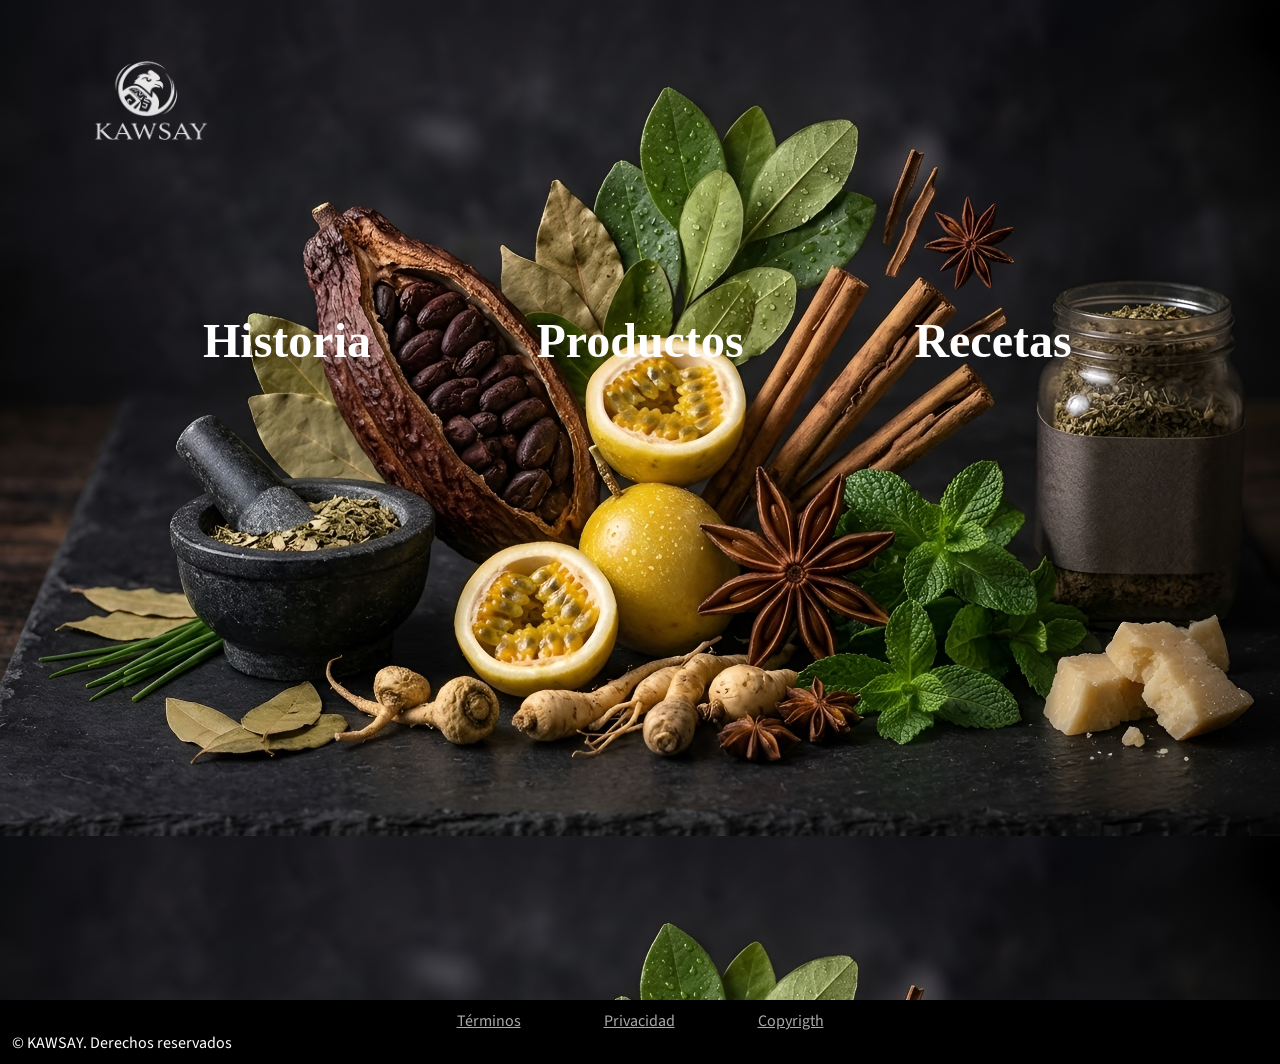
<file: index.html>
<!DOCTYPE html>
<html lang="en">
<head>
    <meta charset="UTF-8">
    <meta name="viewport" content="width=device-width, initial-scale=1.0">
    <title>KAWSAY</title>
    <link rel="stylesheet" href="styles.css">
    <link rel="stylesheet" href="https://fonts.googleapis.com/css?family=Kaushan+Script|Playfair+Display|Source+Sans+Pro">
</head>
<body>
    <div id="main-container">
    <div id="main-section">
            <div id="logo">
                <a href="#"><img src="logo.png" alt="" width="120"></a>
            </div>

            <div id="menu">
                <ul>
                    <li>
                        <a href="historia.html">
                            <div>
                                <h2>Historia</h2>
                                <h3>¿Estás listo para conocer el último secreto?</h3>
                                <p>
                                    <a href="historia.html" class="btn btn-vrd">VER</a>
                                </p>
                            </div>
                        </a>
                    </li>

                    <li>
                        <a href="productos.html">
                            <div>
                                <h2>Productos</h2>
                                <h3>Sorpréndete con lo que tenemos para tí</h3>
                                <p>
                                    <a href="productos.html" class="btn btn-vrd">VER</a>
                                </p>
                            </div>
                        </a>
                    </li>

                    <li>
                        <a href="recetas.html">
                            <div>
                                <h2>Recetas</h2>
                                <h3>Añade un nuevo sabor a tu cocina</h3>
                                <p>
                                    <a href="recetas.html" class="btn btn-vrd">VER</a>
                                </p>
                            </div>
                        </a>
                    </li>
                </ul>
            </div>
        </div>

        <div id="footer">
            <ul>
                <li> <a href="terminos.html">Términos</a> </li>
                <li> <a href="privacidad.html">Privacidad</a> </li>
                <li> <a href="copy.html">Copyrigth</a> </li>
            </ul>

            <div id="derechos">
                © KAWSAY. Derechos reservados
            </div>
        </div>
    </div>
</body>
</html>
</file>
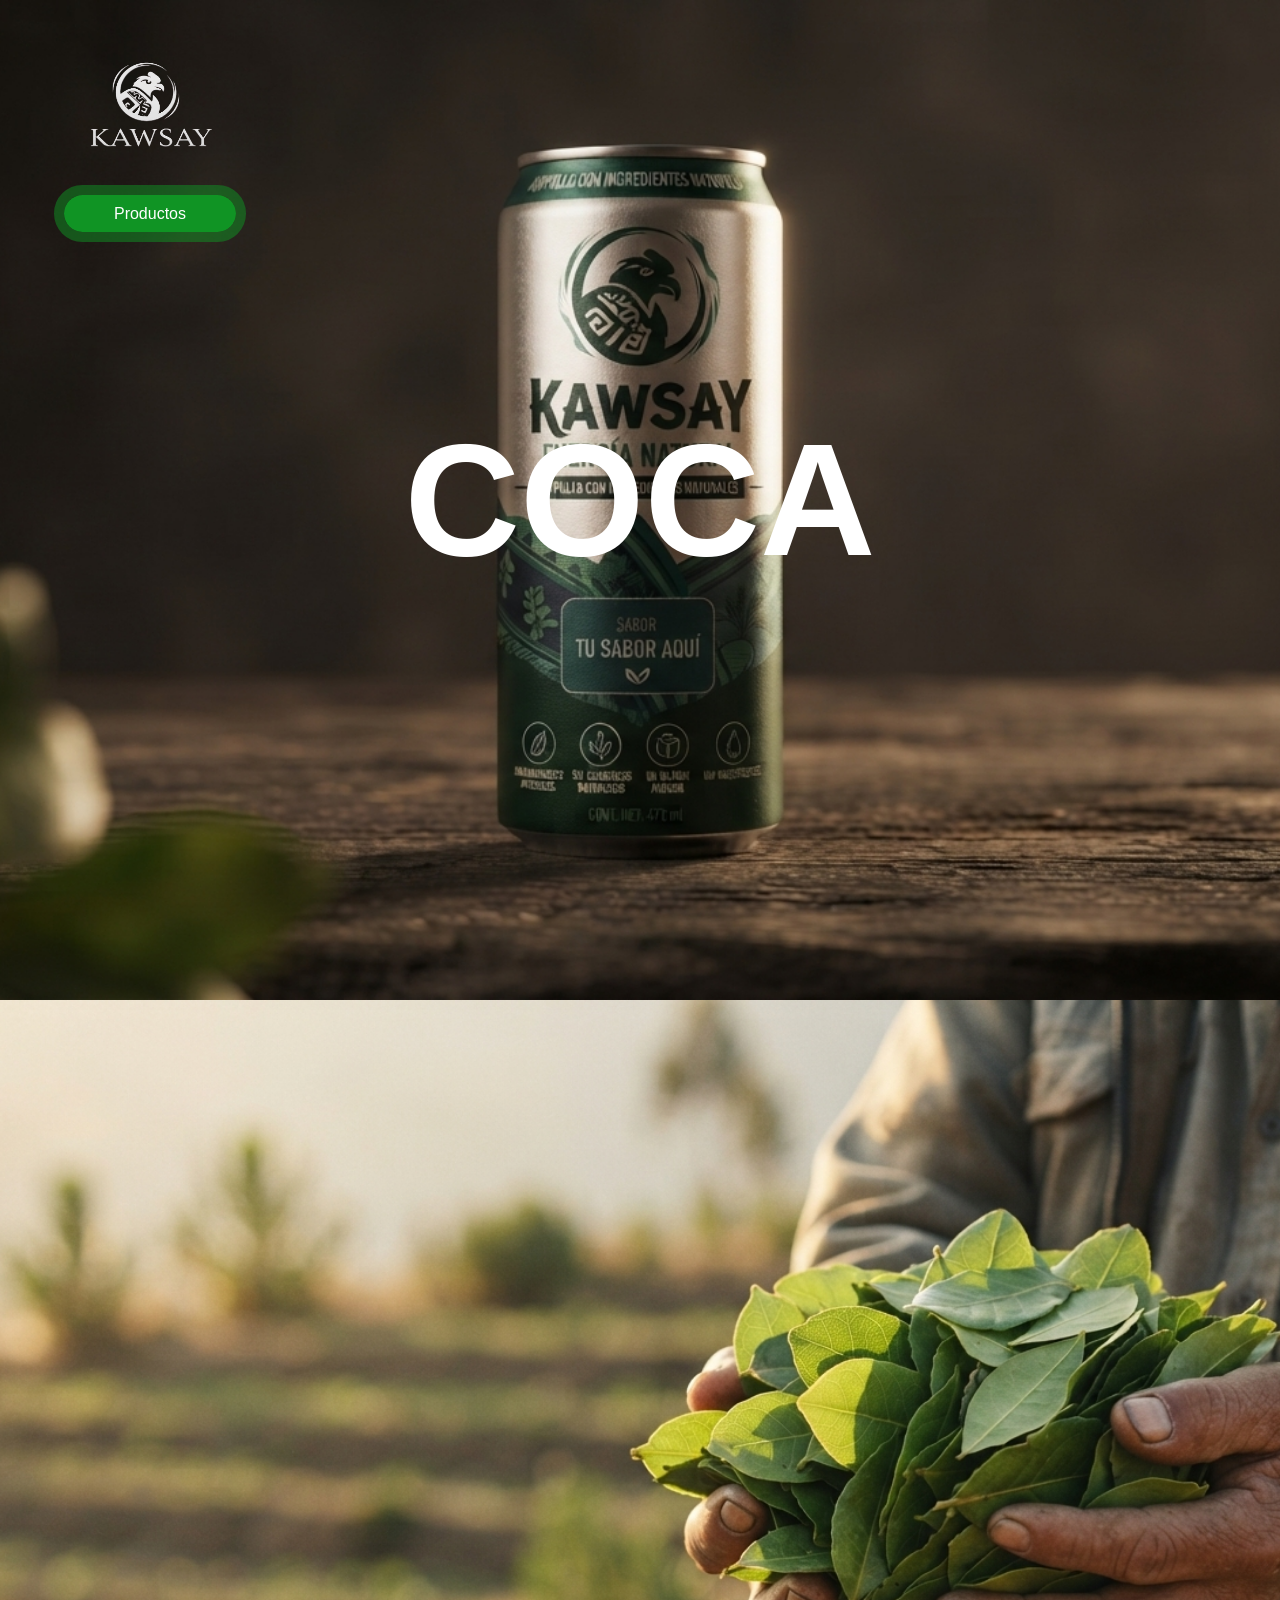
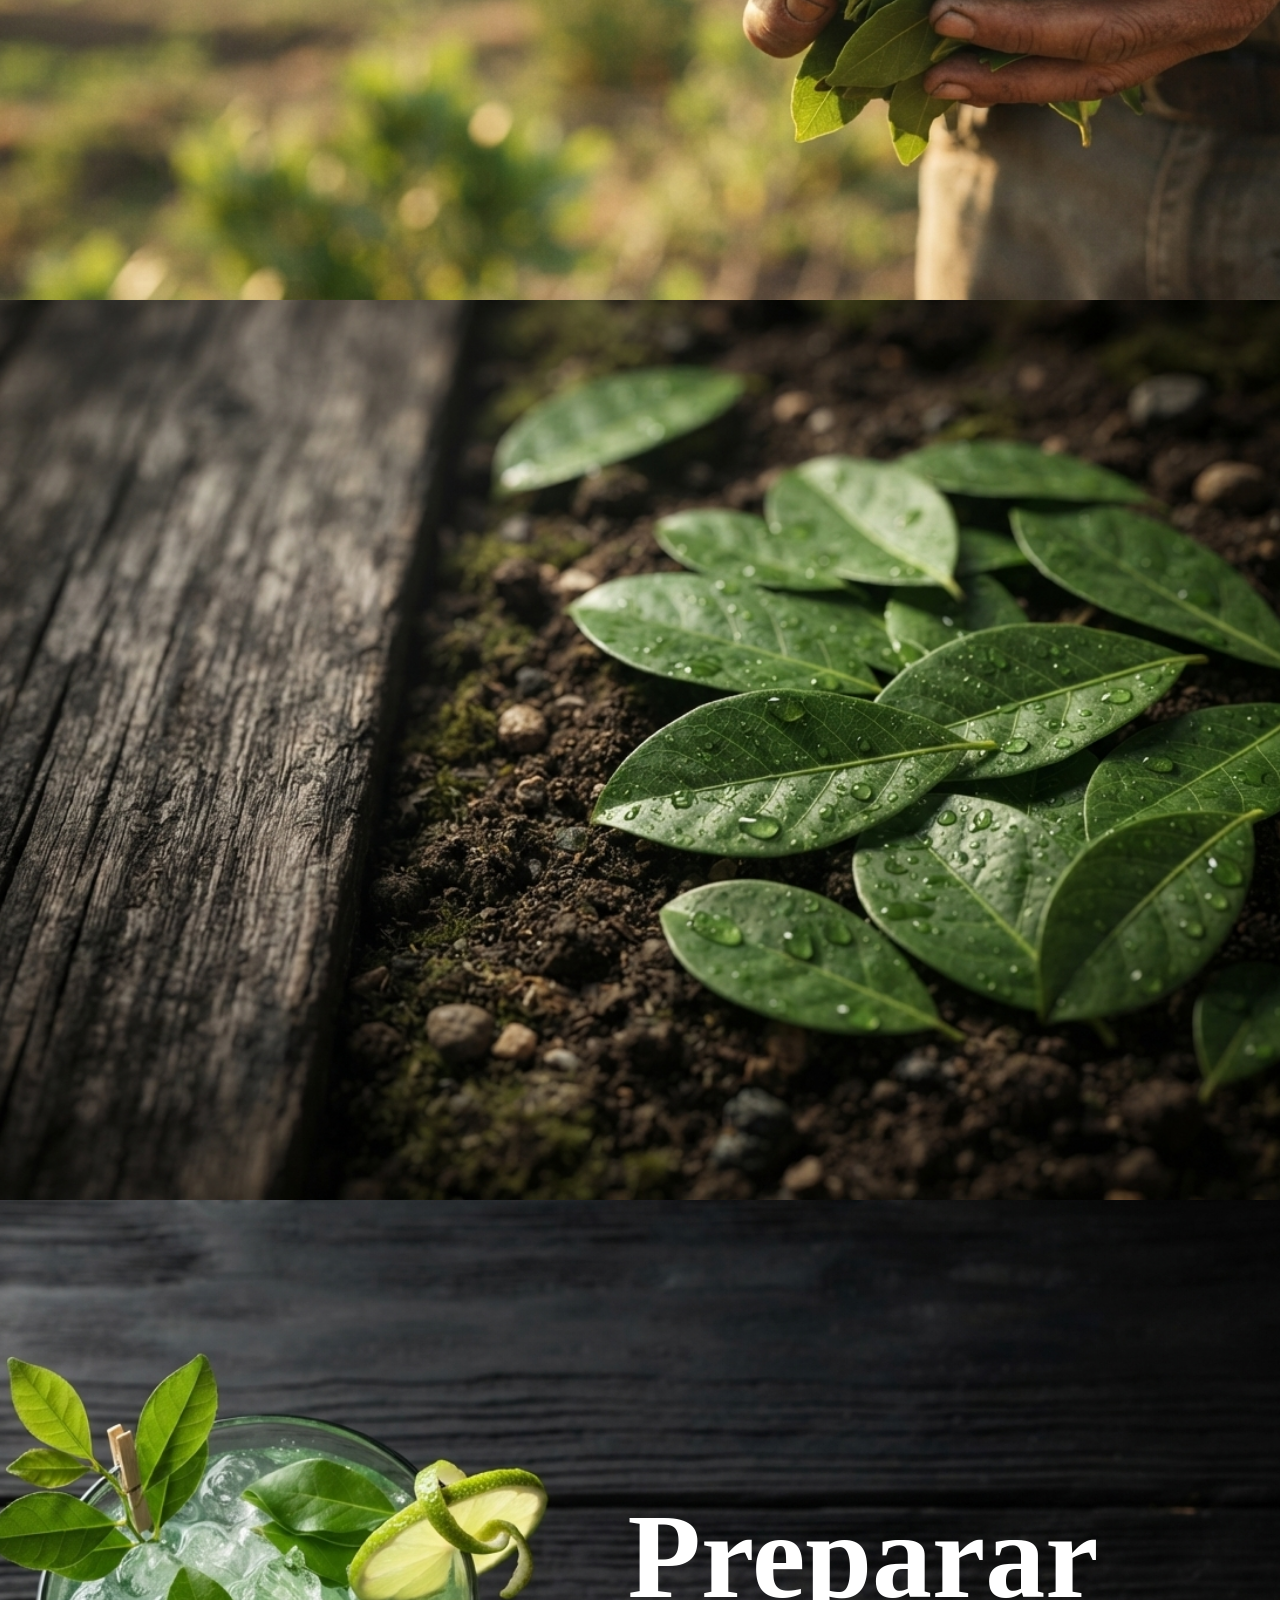
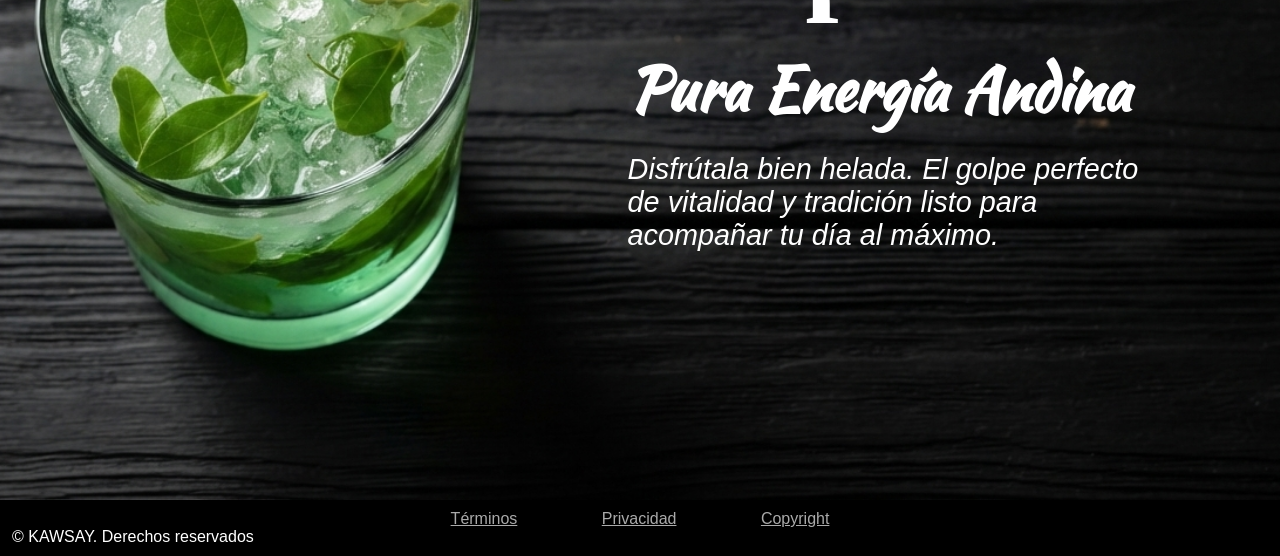
<file: coca.html>
<!DOCTYPE html>
<html lang="es">
<head>
    <meta charset="UTF-8">
    <meta name="viewport" content="width=device-width, initial-scale=1.0">
    <title>KAWSAY - Coca</title>

    <link rel="stylesheet" href="https://fonts.googleapis.com/css?family=Kaushan+Script|Playfair+Display&display=swap">

    <link rel="stylesheet" href="styles.css">
    <link rel="stylesheet" href="productos.css">
</head>
<body>
    <div id="main-container">
        <div id="productos-section" class="bg-coca">
            <div id="logo">
                <a href="index.html"><img src="logo.png" alt="Logo Kawsay"></a>
                <div id="back">
                    <a href="productos.html" class="btn btn-vrd">Productos</a>
                </div>
            </div>

            <div class="productos-titulo">
                <h1>COCA</h1>
            </div>
        </div>
        
        <div class="productos-content">
            <section id="coca01-content">
                <div class="description align-left">
                    <h2>100%</h2>
                    <h3>Natural</h3>
                    <p>Sagrado por naturaleza: aquí solo mandan el sol de los Andes y el viento puro.</p>
                </div>
            </section>

            <section id="coca02-content">
                <div class="description align-left">
                    <h2>563</h2>
                    <h3>Hojas de coca</h3>
                    <p>La energía pura de la hoja sagrada. Tradición milenaria combinada con frescura para impulsarte al máximo rendimiento.</p>
                </div>
            </section>

            <section id="coca03-content">
                <div class="description align-right">
                    <h2>Preparar</h2>
                    <h3>Pura Energía Andina</h3>
                    <p>Disfrútala bien helada. El golpe perfecto de vitalidad y tradición listo para acompañar tu día al máximo.</p>
                </div>
            </section>
        </div>

        <div id="footer">
            <ul>
                <li><a href="terminos.html">Términos</a></li>
                <li><a href="privacidad.html">Privacidad</a></li>
                <li><a href="copy.html">Copyright</a></li>
            </ul>

            <div id="derechos">
                © KAWSAY. Derechos reservados
            </div>
        </div>
    </div>
</body>
</html>
</file>
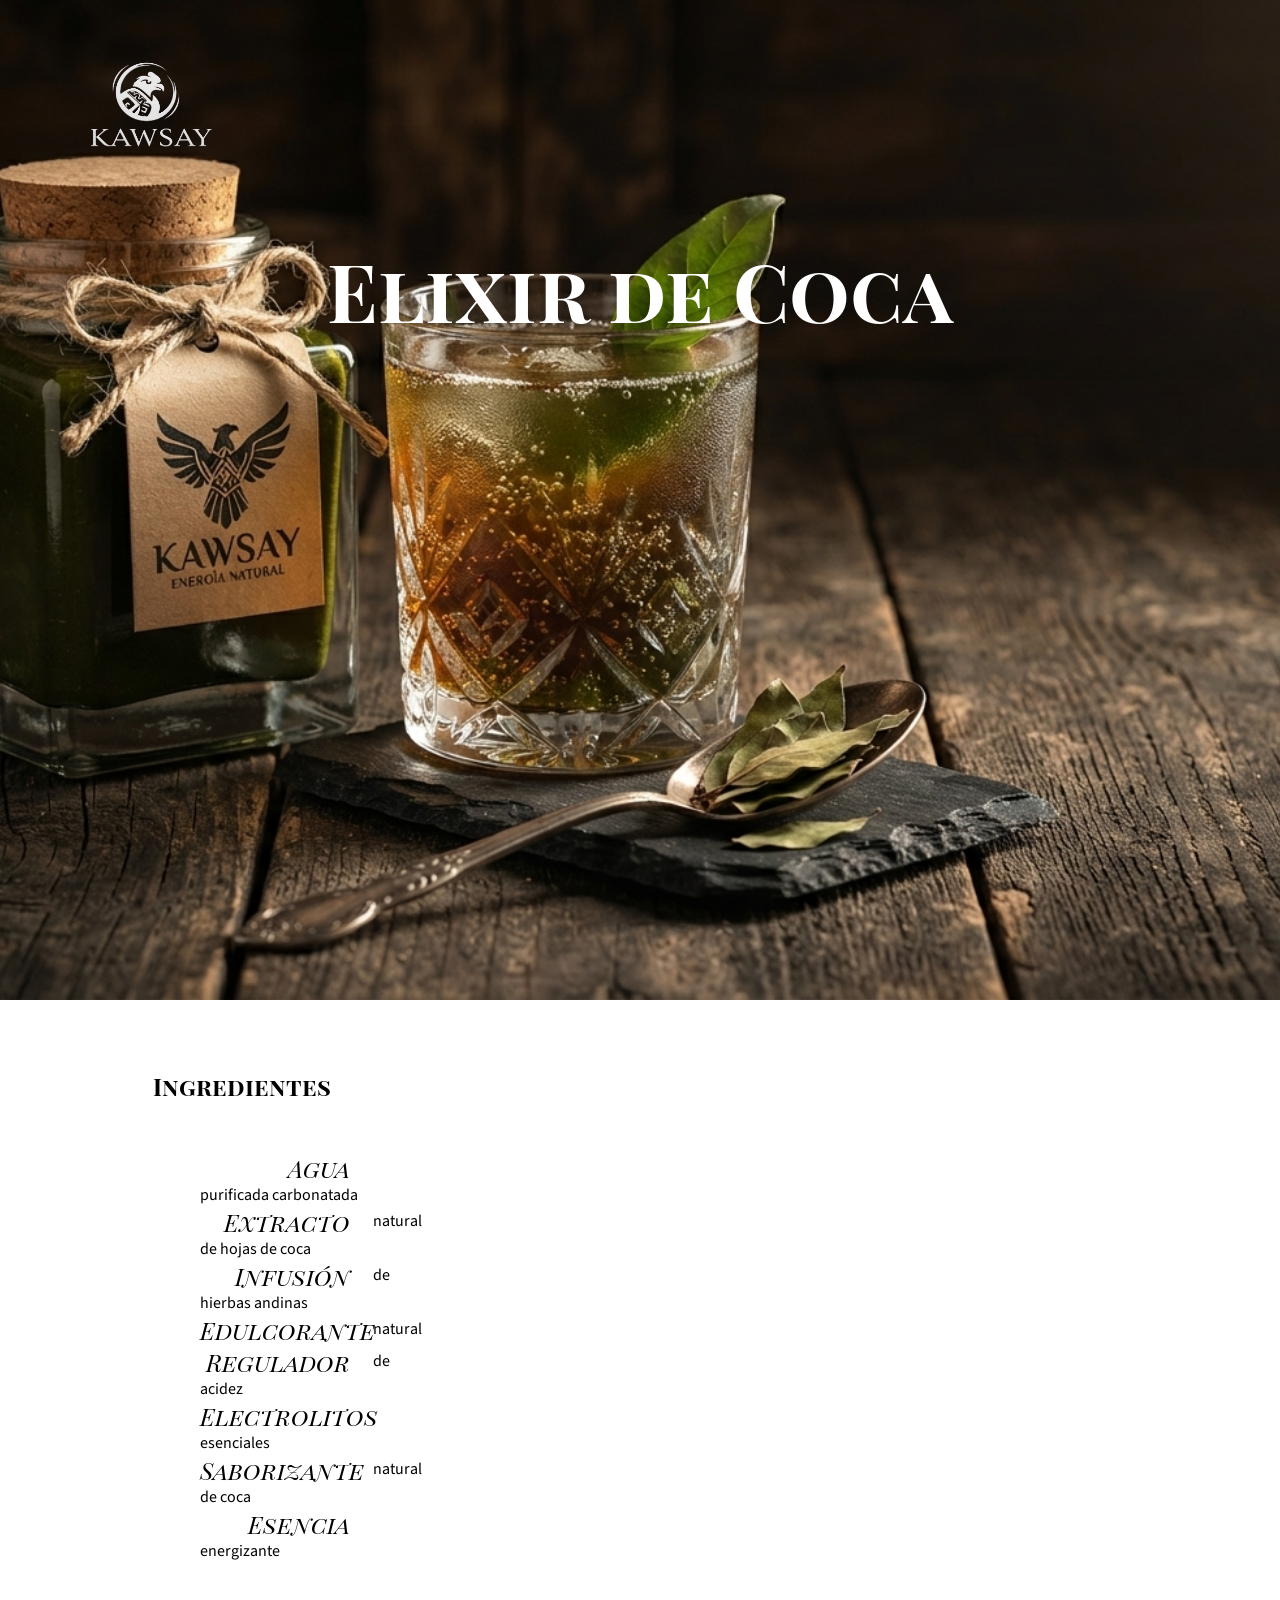
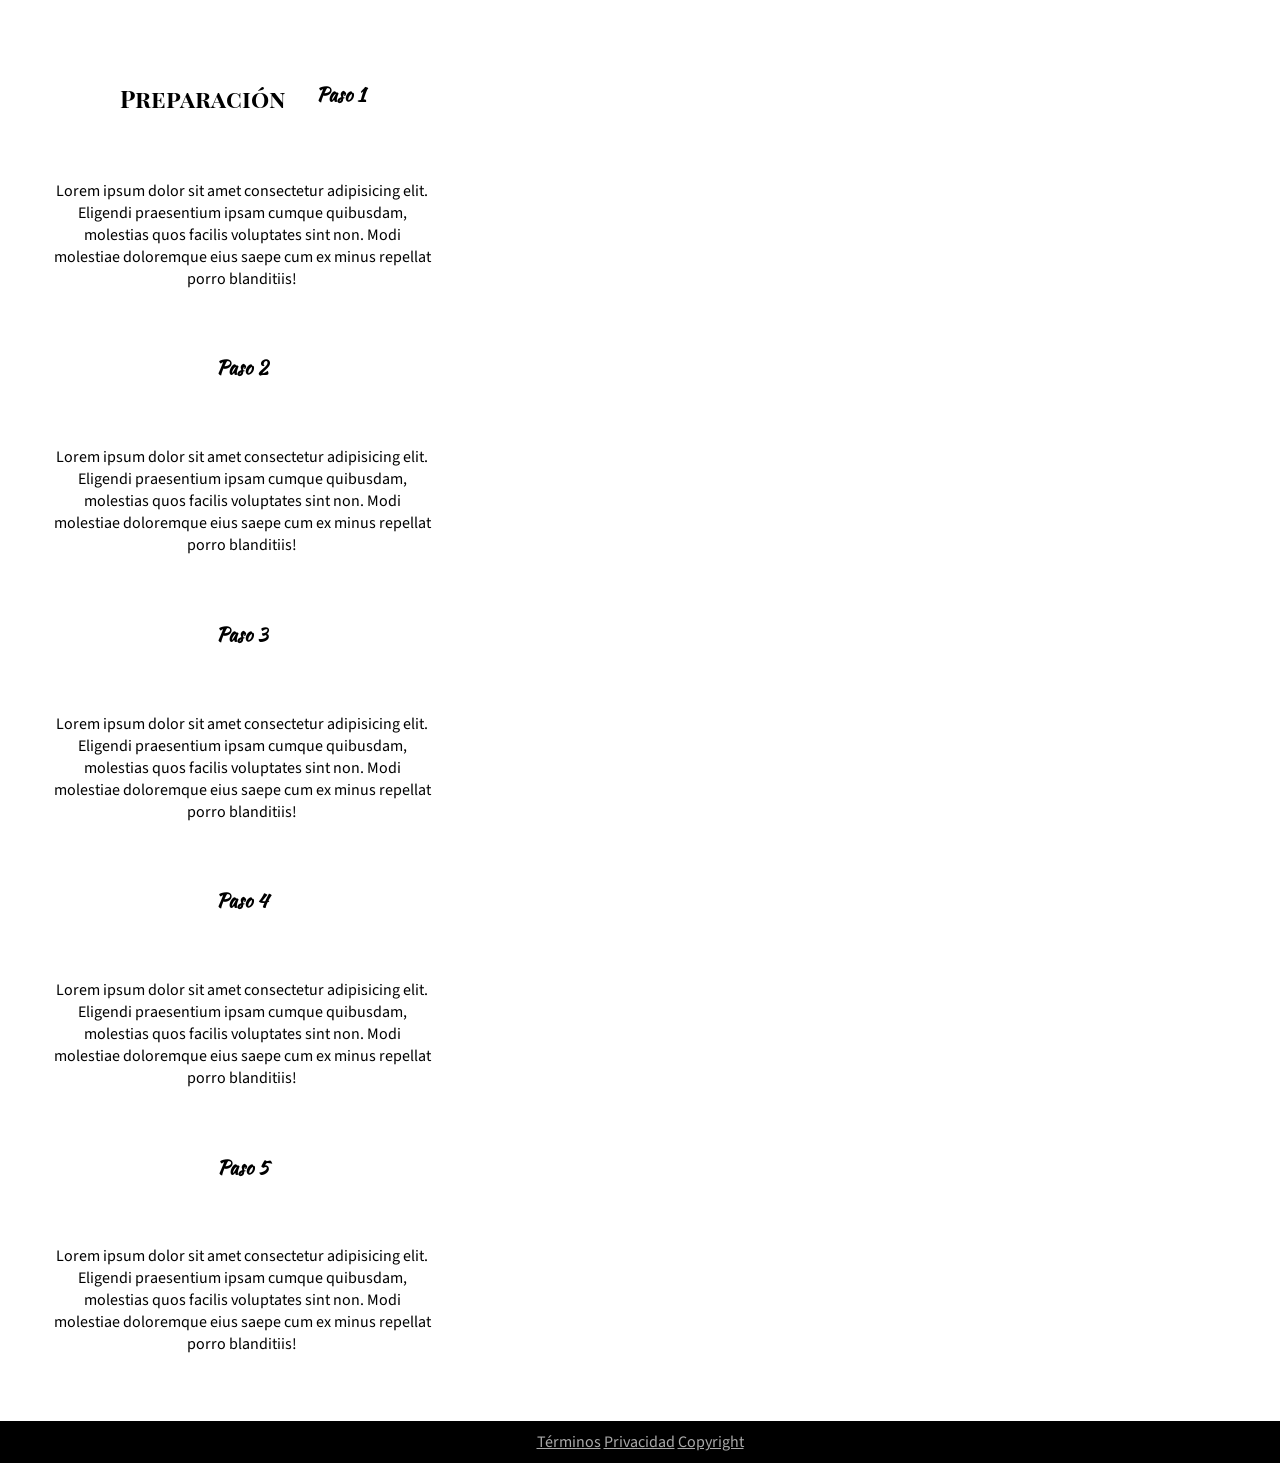
<file: elixir-de-coca.html>
<!DOCTYPE html>
<html lang="en">
<head>
    <meta charset="UTF-8">
    <meta name="viewport" content="width=device-width, initial-scale=1.0">
    <link rel="stylesheet" href="styles.css">
    <link rel="stylesheet" href="recetas.css">
    <link rel="stylesheet" href="http://fonts.googleapis.com/css?family=Kaushan+Script|Playfair+Display+SC|Source+Sans+Pro" rel="stylesheet">
    <title>KAWSAY - Elixir de coca</title>
</head>
<body>
    <div id="main-container">
        <!-- Corregido: 'elixir' en lugar de 'elxir' -->
        <div id="recetas-section" class="bg-recetas-elixir-de-coca">
            <div id="logo">
                <a href="index.html"><img src="logo.png" alt=""></a>
            </div>

            <div class="recetas-titulo">
                <h1>Elixir de Coca</h1>
            </div>
        </div>

        <div id="recetas-content">
            <section id="ingredientes">
                <h2>Ingredientes</h2>
                <ul class="lista-ingredientes">
                    <li><div>Agua</div> purificada carbonatada</li>
                    <li><div>Extracto</div> natural de hojas de coca</li>
                    <li><div>Infusión</div> de hierbas andinas</li>
                    <li><div>Edulcorante</div> natural</li>
                    <li><div>Regulador</div> de acidez</li>
                    <li><div>Electrolitos</div> esenciales</li>
                    <li><div>Saborizante</div> natural de coca</li>
                    <li><div>Esencia</div> energizante</li>
                </ul>
            </section>

            <section id="preparacion">
                <!-- Corregido: 'Preparación' con 'n' -->
                <h2>Preparación</h2>
                <h3>Paso 1</h3>
                <p>Lorem ipsum dolor sit amet consectetur adipisicing elit. Eligendi praesentium ipsam cumque quibusdam, molestias quos facilis voluptates sint non. Modi molestiae doloremque eius saepe cum ex minus repellat porro blanditiis!</p>
                <h3>Paso 2</h3>
                <p>Lorem ipsum dolor sit amet consectetur adipisicing elit. Eligendi praesentium ipsam cumque quibusdam, molestias quos facilis voluptates sint non. Modi molestiae doloremque eius saepe cum ex minus repellat porro blanditiis!</p>
                <h3>Paso 3</h3>
                <p>Lorem ipsum dolor sit amet consectetur adipisicing elit. Eligendi praesentium ipsam cumque quibusdam, molestias quos facilis voluptates sint non. Modi molestiae doloremque eius saepe cum ex minus repellat porro blanditiis!</p>
                <h3>Paso 4</h3>
                <p>Lorem ipsum dolor sit amet consectetur adipisicing elit. Eligendi praesentium ipsam cumque quibusdam, molestias quos facilis voluptates sint non. Modi molestiae doloremque eius saepe cum ex minus repellat porro blanditiis!</p>
                <h3>Paso 5</h3>
                <p>Lorem ipsum dolor sit amet consectetur adipisicing elit. Eligendi praesentium ipsam cumque quibusdam, molestias quos facilis voluptates sint non. Modi molestiae doloremque eius saepe cum ex minus repellat porro blanditiis!</p>
            </section>
        </div>
        
        <div id="footer">
            <ul>
                <li>
                    <a href="terminos.html">Términos</a>
                    <a href="privacidad.html">Privacidad</a>
                    <a href="copyrigth">Copyright</a>
                </li>
            </ul>
        </div>
    </div>
</body>
</html>
</file>
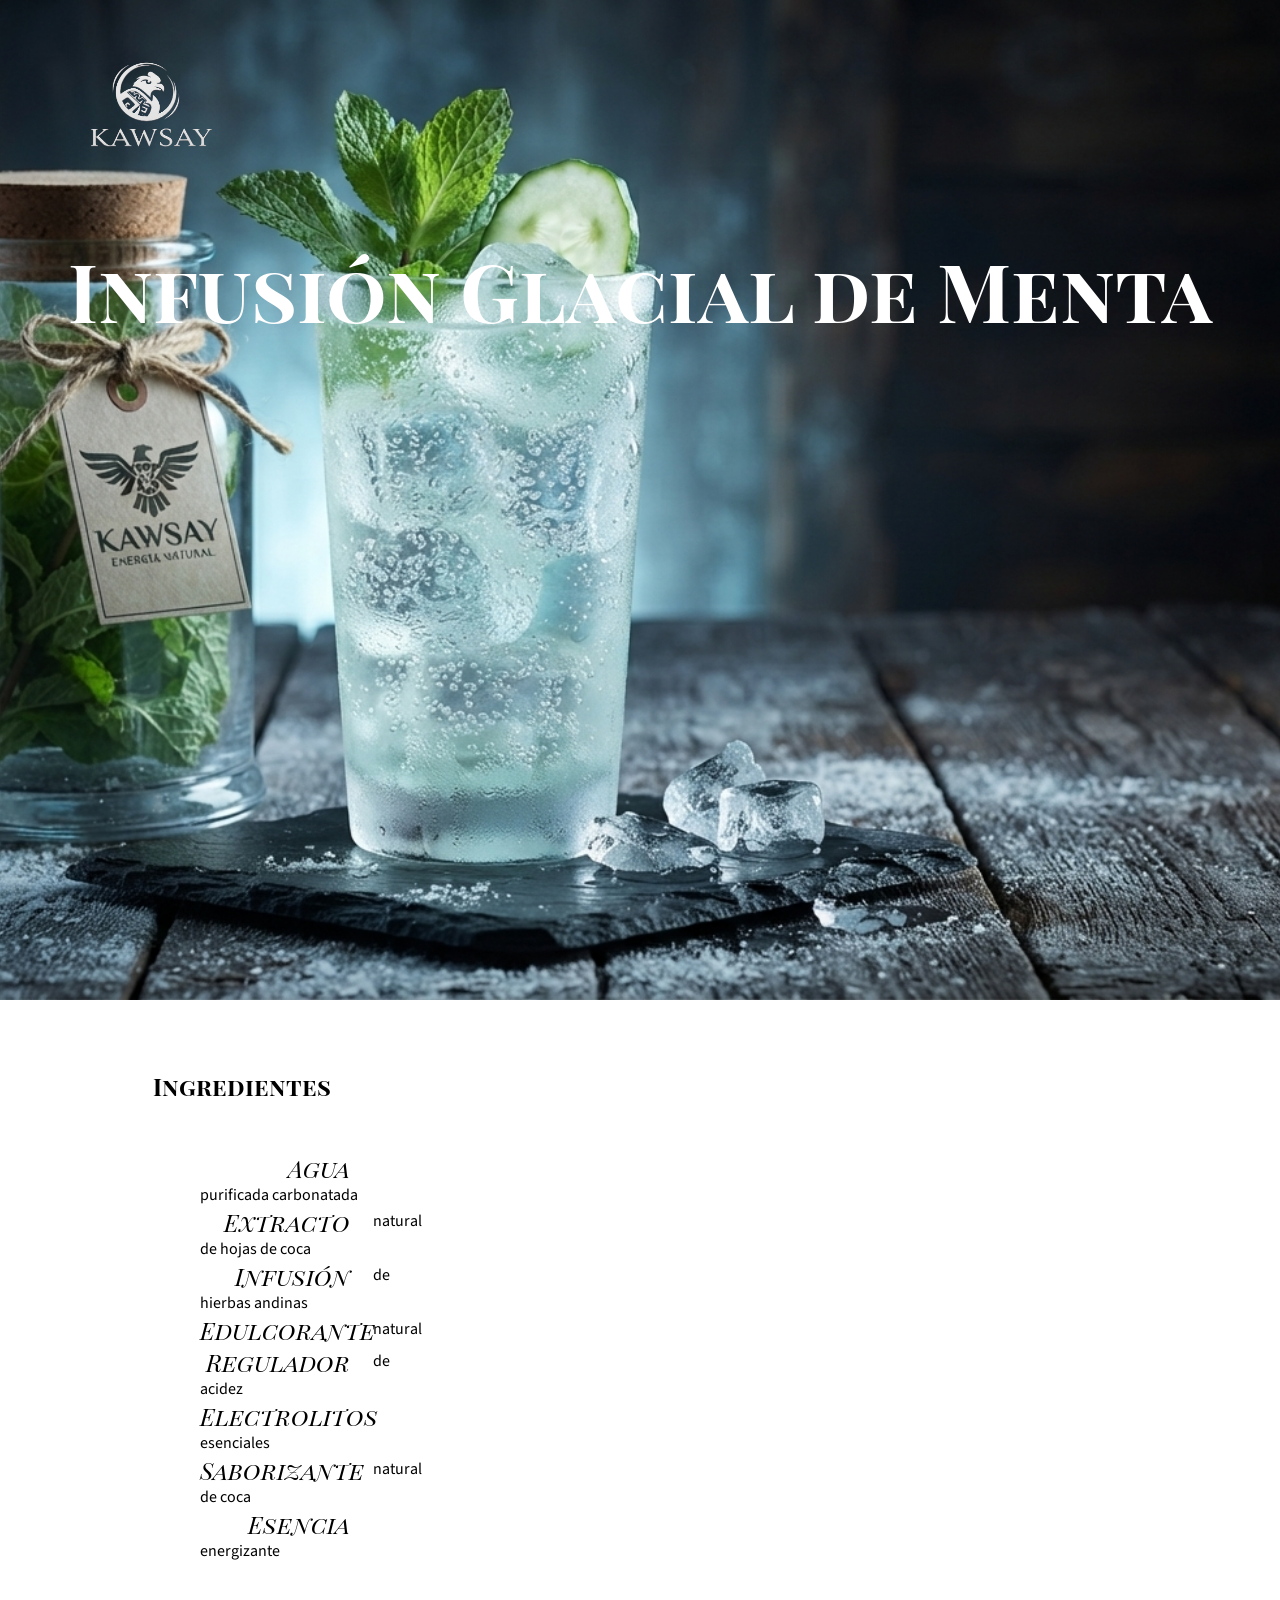
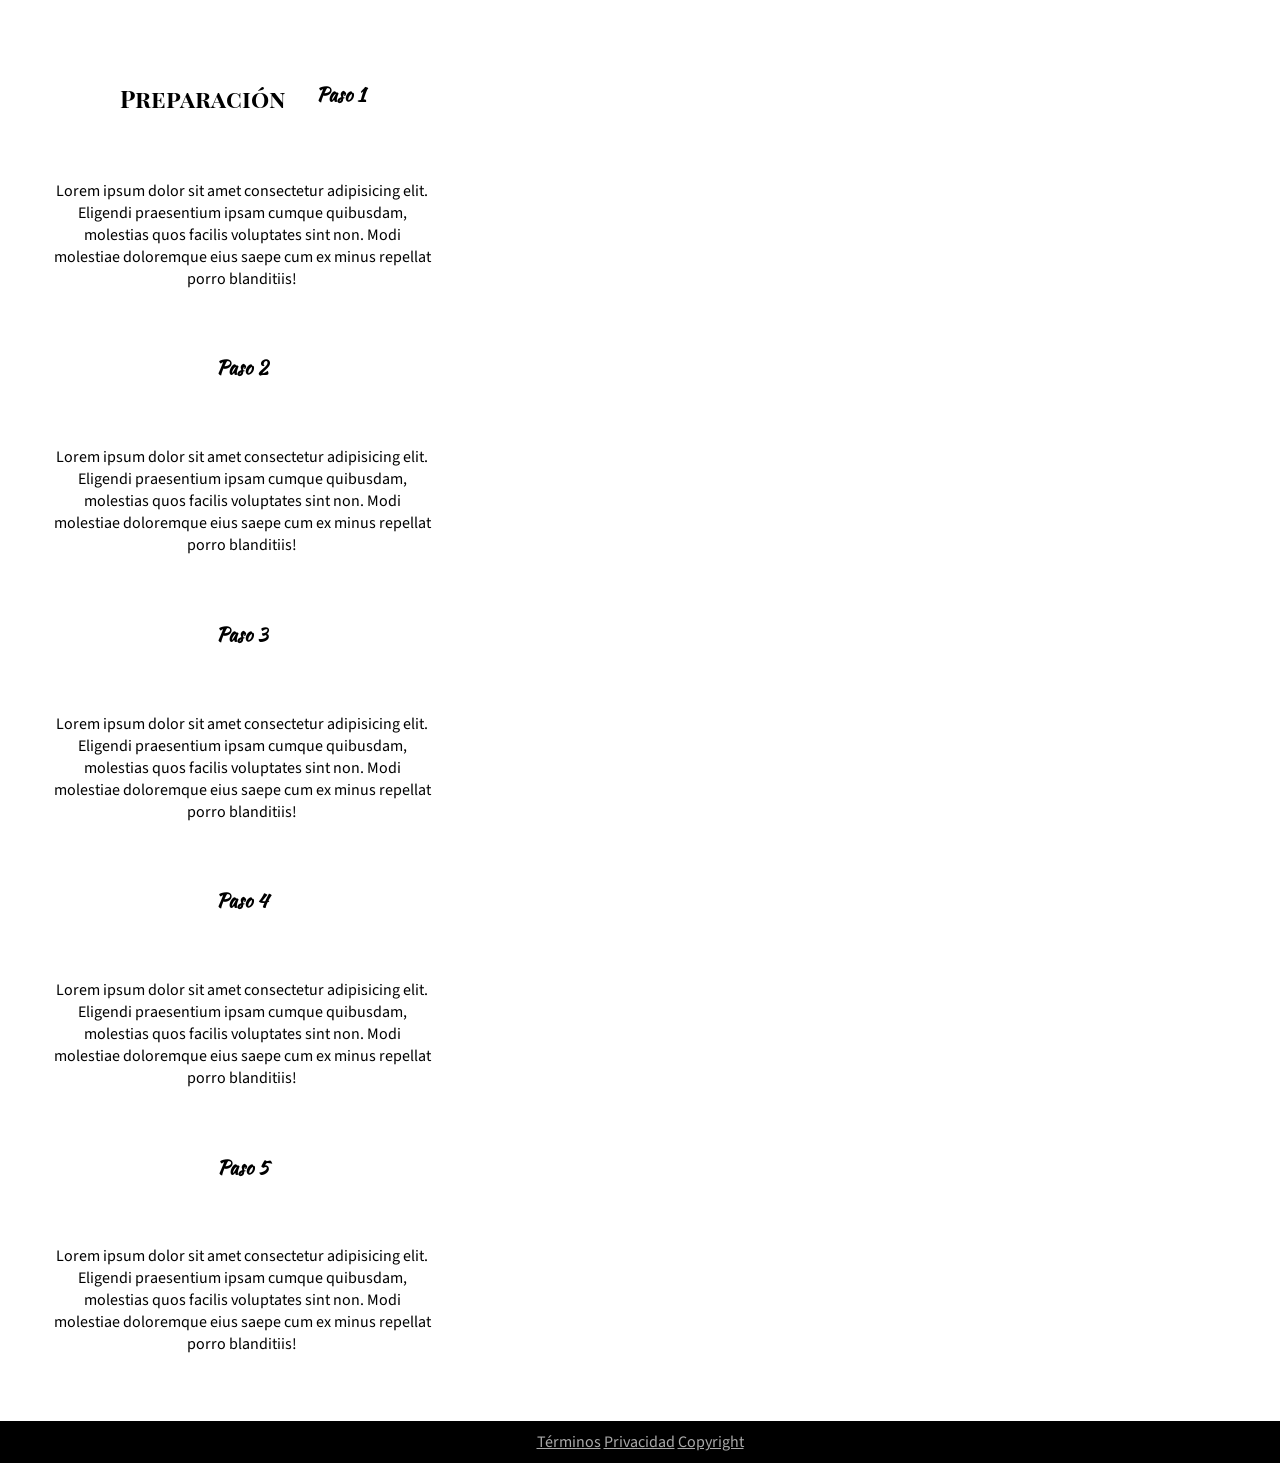
<file: infusión-glacial-de-menta.html>
<!DOCTYPE html>
<html lang="en">
<head>
    <meta charset="UTF-8">
    <meta name="viewport" content="width=device-width, initial-scale=1.0">
    <link rel="stylesheet" href="styles.css">
    <link rel="stylesheet" href="recetas.css">
    <link rel="stylesheet" href="http://fonts.googleapis.com/css?family=Kaushan+Script|Playfair+Display+SC|Source+Sans+Pro" rel="stylesheet">
    <title>KAWSAY - Elixir de coca</title>
</head>
<body>
    <div id="main-container">
        <!-- Corregido: 'elixir' en lugar de 'elxir' -->
        <div id="recetas-section" class="bg-recetas-infusión-glacial-de-menta">
            <div id="logo">
                <a href="index.html"><img src="logo.png" alt=""></a>
            </div>

            <div class="recetas-titulo">
                <h1>Infusión Glacial de Menta </h1>
            </div>
        </div>

        <div id="recetas-content">
            <section id="ingredientes">
                <h2>Ingredientes</h2>
                <ul class="lista-ingredientes">
                    <li><div>Agua</div> purificada carbonatada</li>
                    <li><div>Extracto</div> natural de hojas de coca</li>
                    <li><div>Infusión</div> de hierbas andinas</li>
                    <li><div>Edulcorante</div> natural</li>
                    <li><div>Regulador</div> de acidez</li>
                    <li><div>Electrolitos</div> esenciales</li>
                    <li><div>Saborizante</div> natural de coca</li>
                    <li><div>Esencia</div> energizante</li>
                </ul>
            </section>

            <section id="preparacion">
                <!-- Corregido: 'Preparación' con 'n' -->
                <h2>Preparación</h2>
                <h3>Paso 1</h3>
                <p>Lorem ipsum dolor sit amet consectetur adipisicing elit. Eligendi praesentium ipsam cumque quibusdam, molestias quos facilis voluptates sint non. Modi molestiae doloremque eius saepe cum ex minus repellat porro blanditiis!</p>
                <h3>Paso 2</h3>
                <p>Lorem ipsum dolor sit amet consectetur adipisicing elit. Eligendi praesentium ipsam cumque quibusdam, molestias quos facilis voluptates sint non. Modi molestiae doloremque eius saepe cum ex minus repellat porro blanditiis!</p>
                <h3>Paso 3</h3>
                <p>Lorem ipsum dolor sit amet consectetur adipisicing elit. Eligendi praesentium ipsam cumque quibusdam, molestias quos facilis voluptates sint non. Modi molestiae doloremque eius saepe cum ex minus repellat porro blanditiis!</p>
                <h3>Paso 4</h3>
                <p>Lorem ipsum dolor sit amet consectetur adipisicing elit. Eligendi praesentium ipsam cumque quibusdam, molestias quos facilis voluptates sint non. Modi molestiae doloremque eius saepe cum ex minus repellat porro blanditiis!</p>
                <h3>Paso 5</h3>
                <p>Lorem ipsum dolor sit amet consectetur adipisicing elit. Eligendi praesentium ipsam cumque quibusdam, molestias quos facilis voluptates sint non. Modi molestiae doloremque eius saepe cum ex minus repellat porro blanditiis!</p>
            </section>
        </div>
        
        <div id="footer">
            <ul>
                <li>
                    <a href="terminos.html">Términos</a>
                    <a href="privacidad.html">Privacidad</a>
                    <a href="copyrigth">Copyright</a>
                </li>
            </ul>
        </div>
    </div>
</body>
</html>
</file>
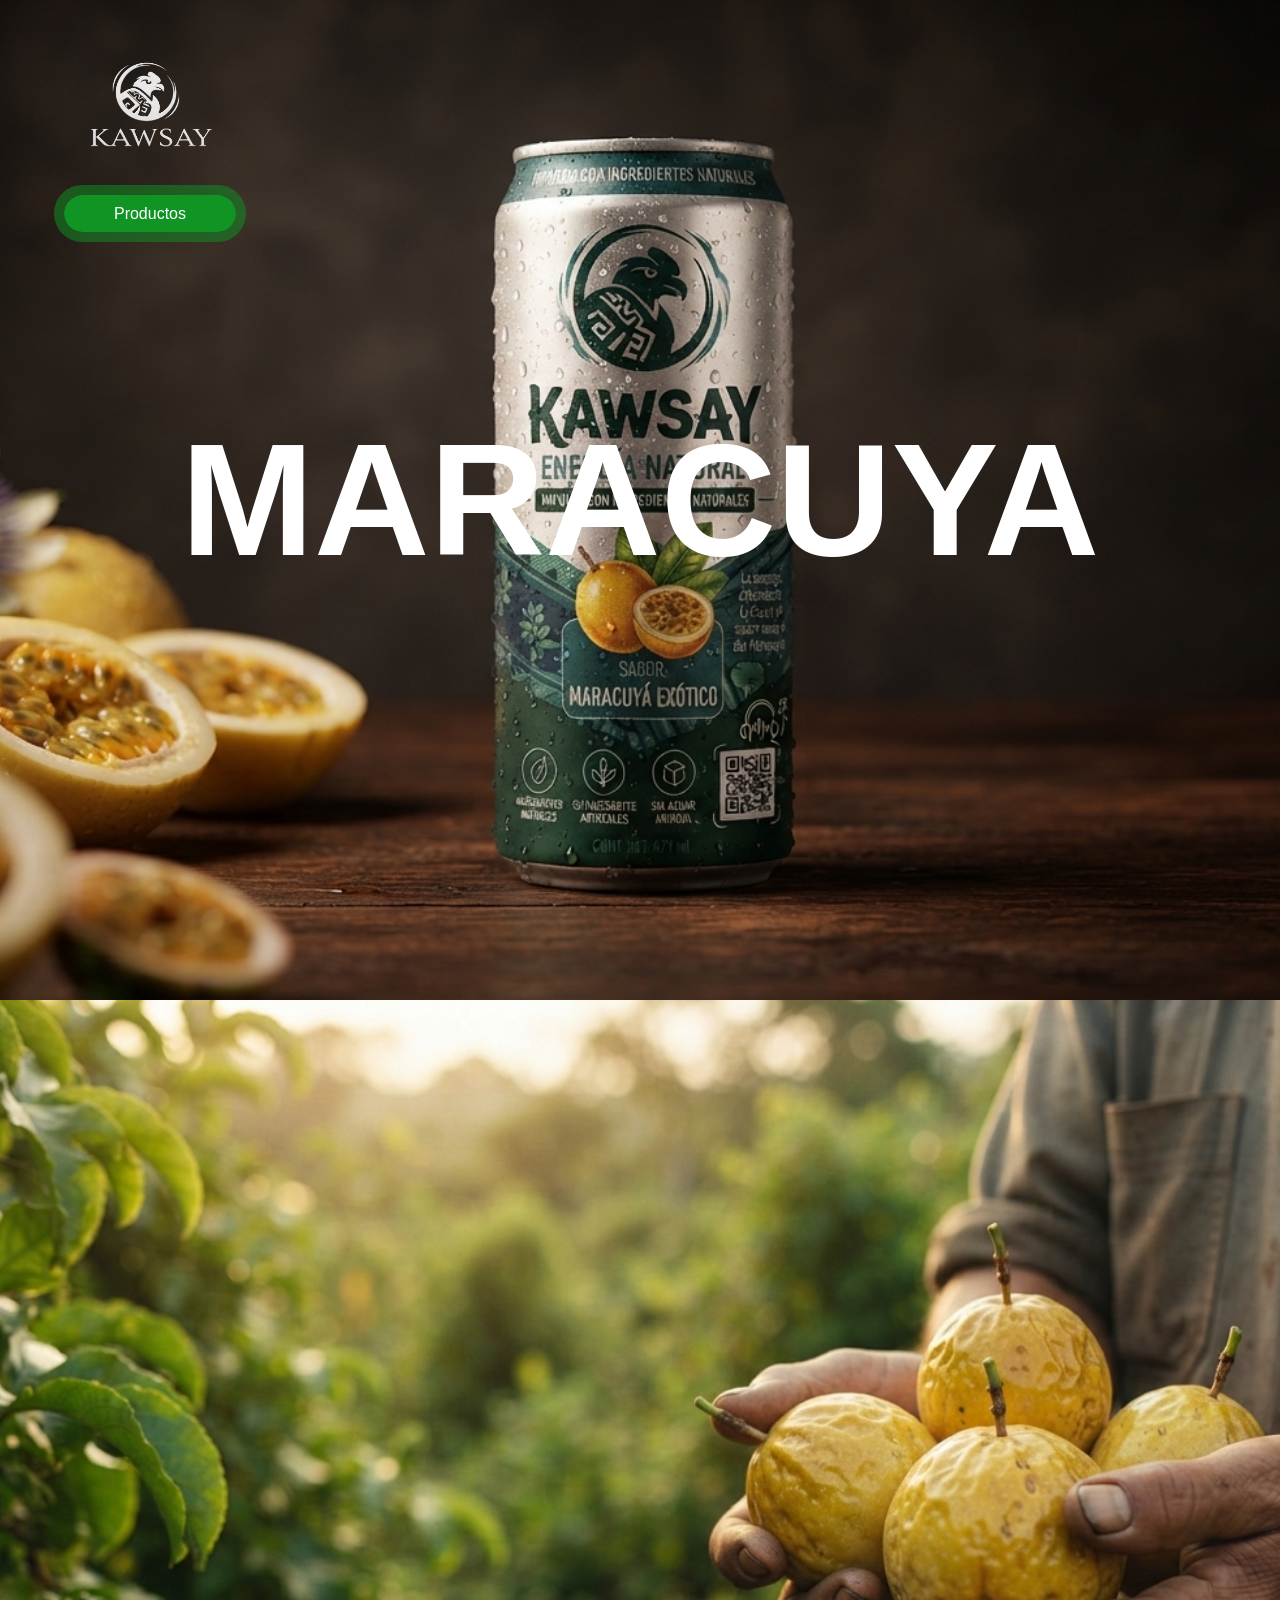
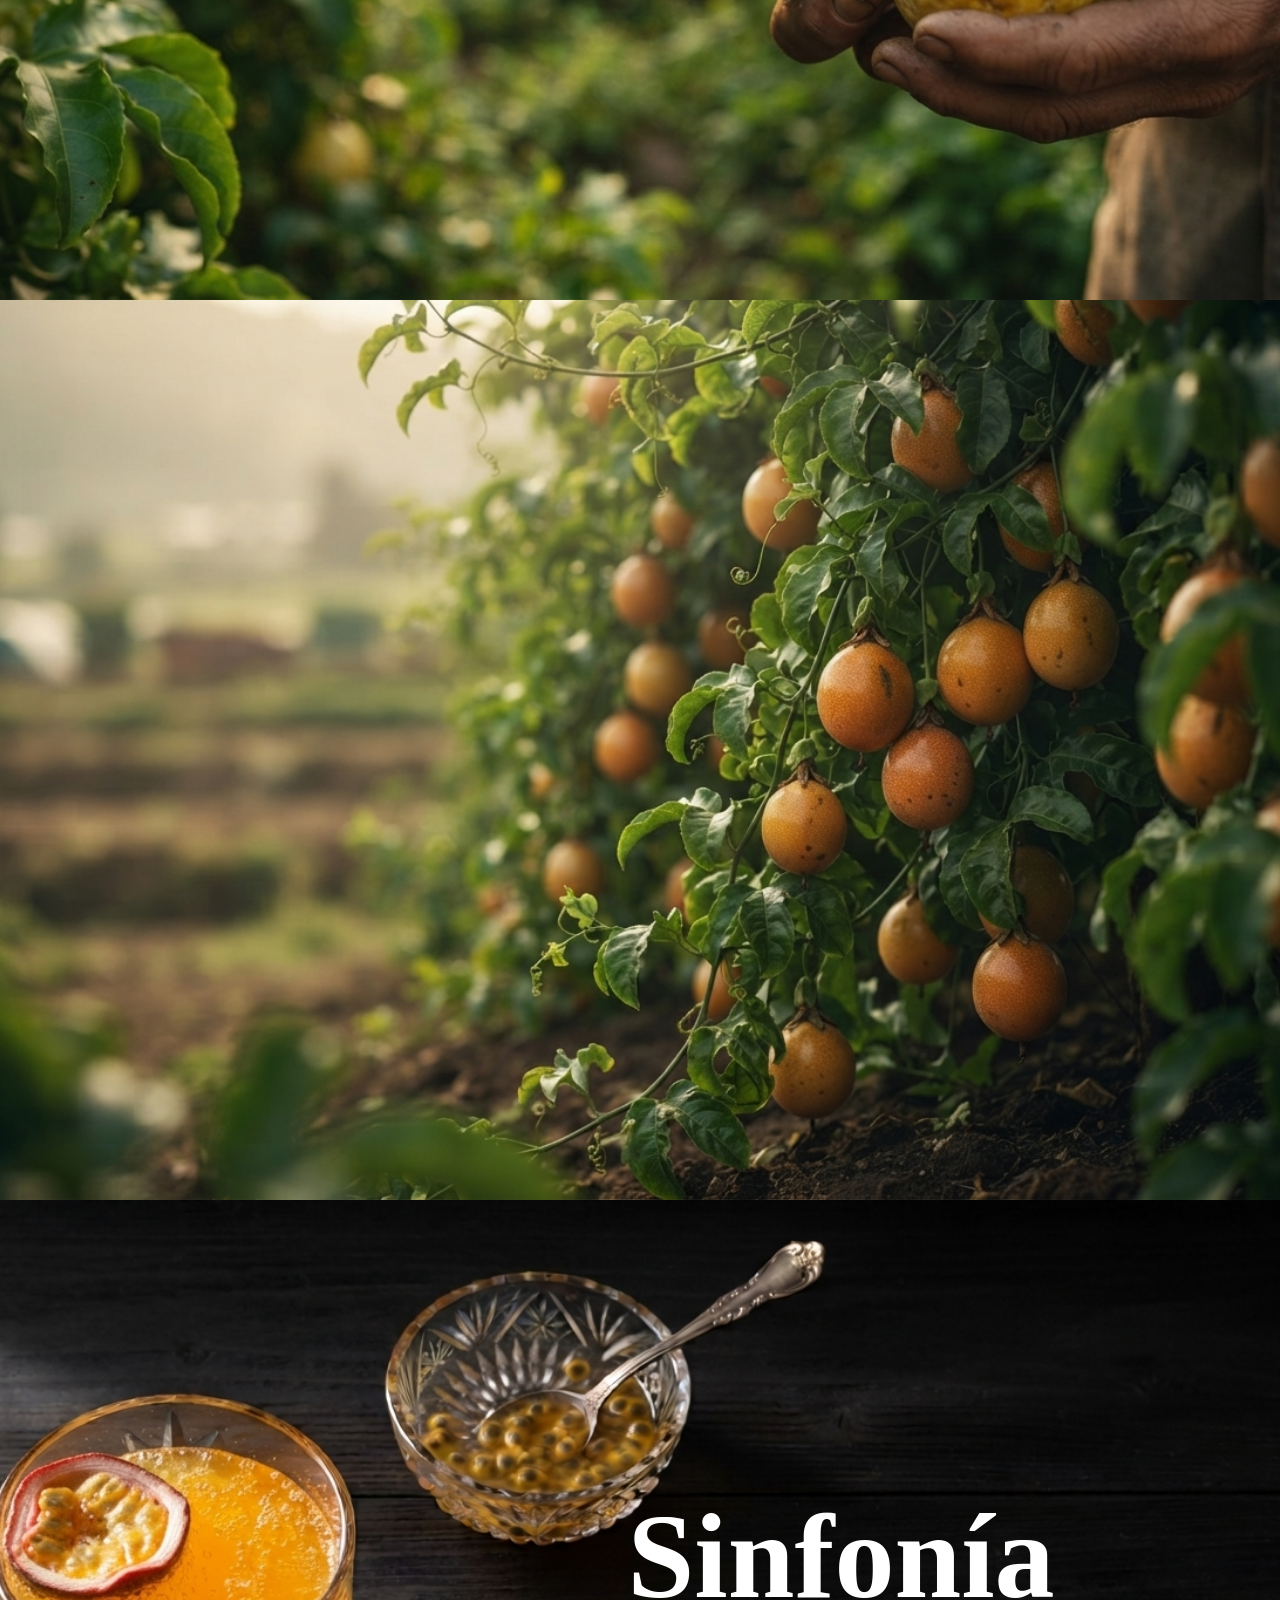
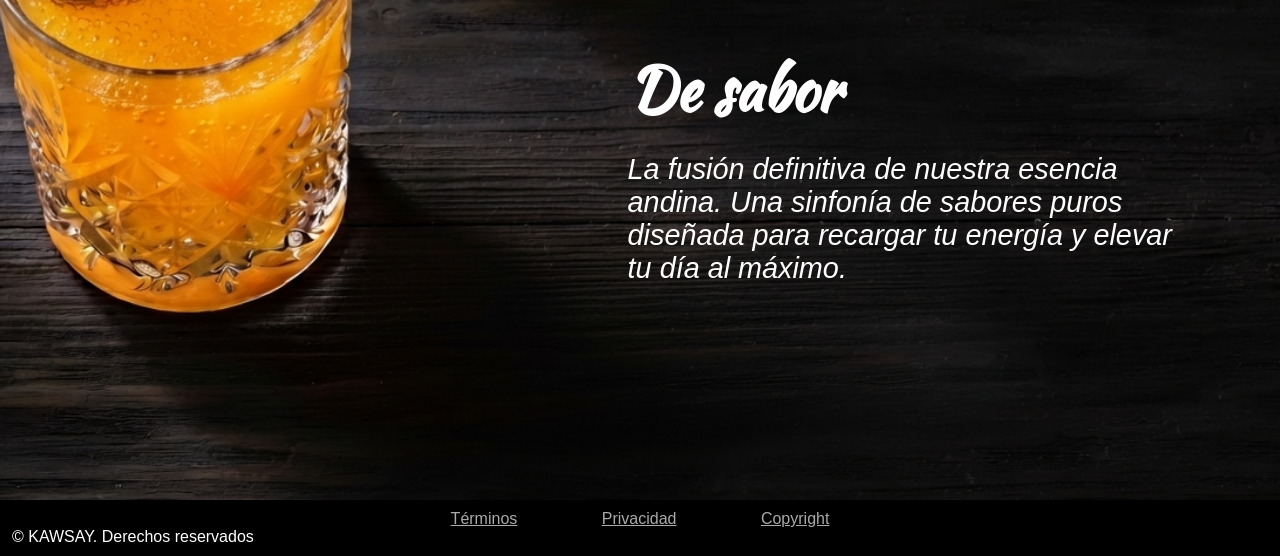
<file: maracuya.html>
<!DOCTYPE html>
<html lang="es">
<head>
    <meta charset="UTF-8">
    <meta name="viewport" content="width=device-width, initial-scale=1.0">
    <title>KAWSAY - Maracuya</title>

    <link rel="stylesheet" href="https://fonts.googleapis.com/css?family=Kaushan+Script|Playfair+Display&display=swap">

    <link rel="stylesheet" href="styles.css">
    <link rel="stylesheet" href="productos.css">
</head>
<body>
    <div id="main-container">
        <div id="productos-section" class="bg-maracuya">
            <div id="logo">
                <a href="index.html"><img src="logo.png" alt="Logo Kawsay"></a>
                <div id="back">
                    <a href="productos.html" class="btn btn-vrd">Productos</a>
                </div>
            </div>

            <div class="productos-titulo">
                <h1>MARACUYA</h1>
            </div>
        </div>
        
        <div class="productos-content">
            <section id="maracuya01-content">
                <div class="description align-left">
                    <h2>100%</h2>
                    <h3>Natural</h3>
                    <p>                Pasión y energía natural en cada gota. El equilibrio perfecto entre la dulzura del maracuyá y la fuerza que te impulsa a lograr más.</p>
                </div>
            </section>

            <section id="maracuya02-content">
                <div class="description align-left">
                    <h2>11</h2>
                    <h3>Frutas de Maracuya</h3>
                    <p>Once frutos seleccionados con precisión. La combinación exacta entre la acidez refrescante del maracuyá y la fuerza que necesitas.</p>
                </div>
            </section>

            <section id="maracuya03-content">
                <div class="description align-right">
                    <h2>Sinfonía</h2>
                    <h3>De sabor</h3>
                    <p>La fusión definitiva de nuestra esencia andina. Una sinfonía de sabores puros diseñada para recargar tu energía y elevar tu día al máximo.</p>
                </div>
            </section>
        </div>

        <div id="footer">
            <ul>
                <li><a href="terminos.html">Términos</a></li>
                <li><a href="privacidad.html">Privacidad</a></li>
                <li><a href="copy.html">Copyright</a></li>
            </ul>

            <div id="derechos">
                © KAWSAY. Derechos reservados
            </div>
        </div>
    </div>
</body>
</html>
</file>
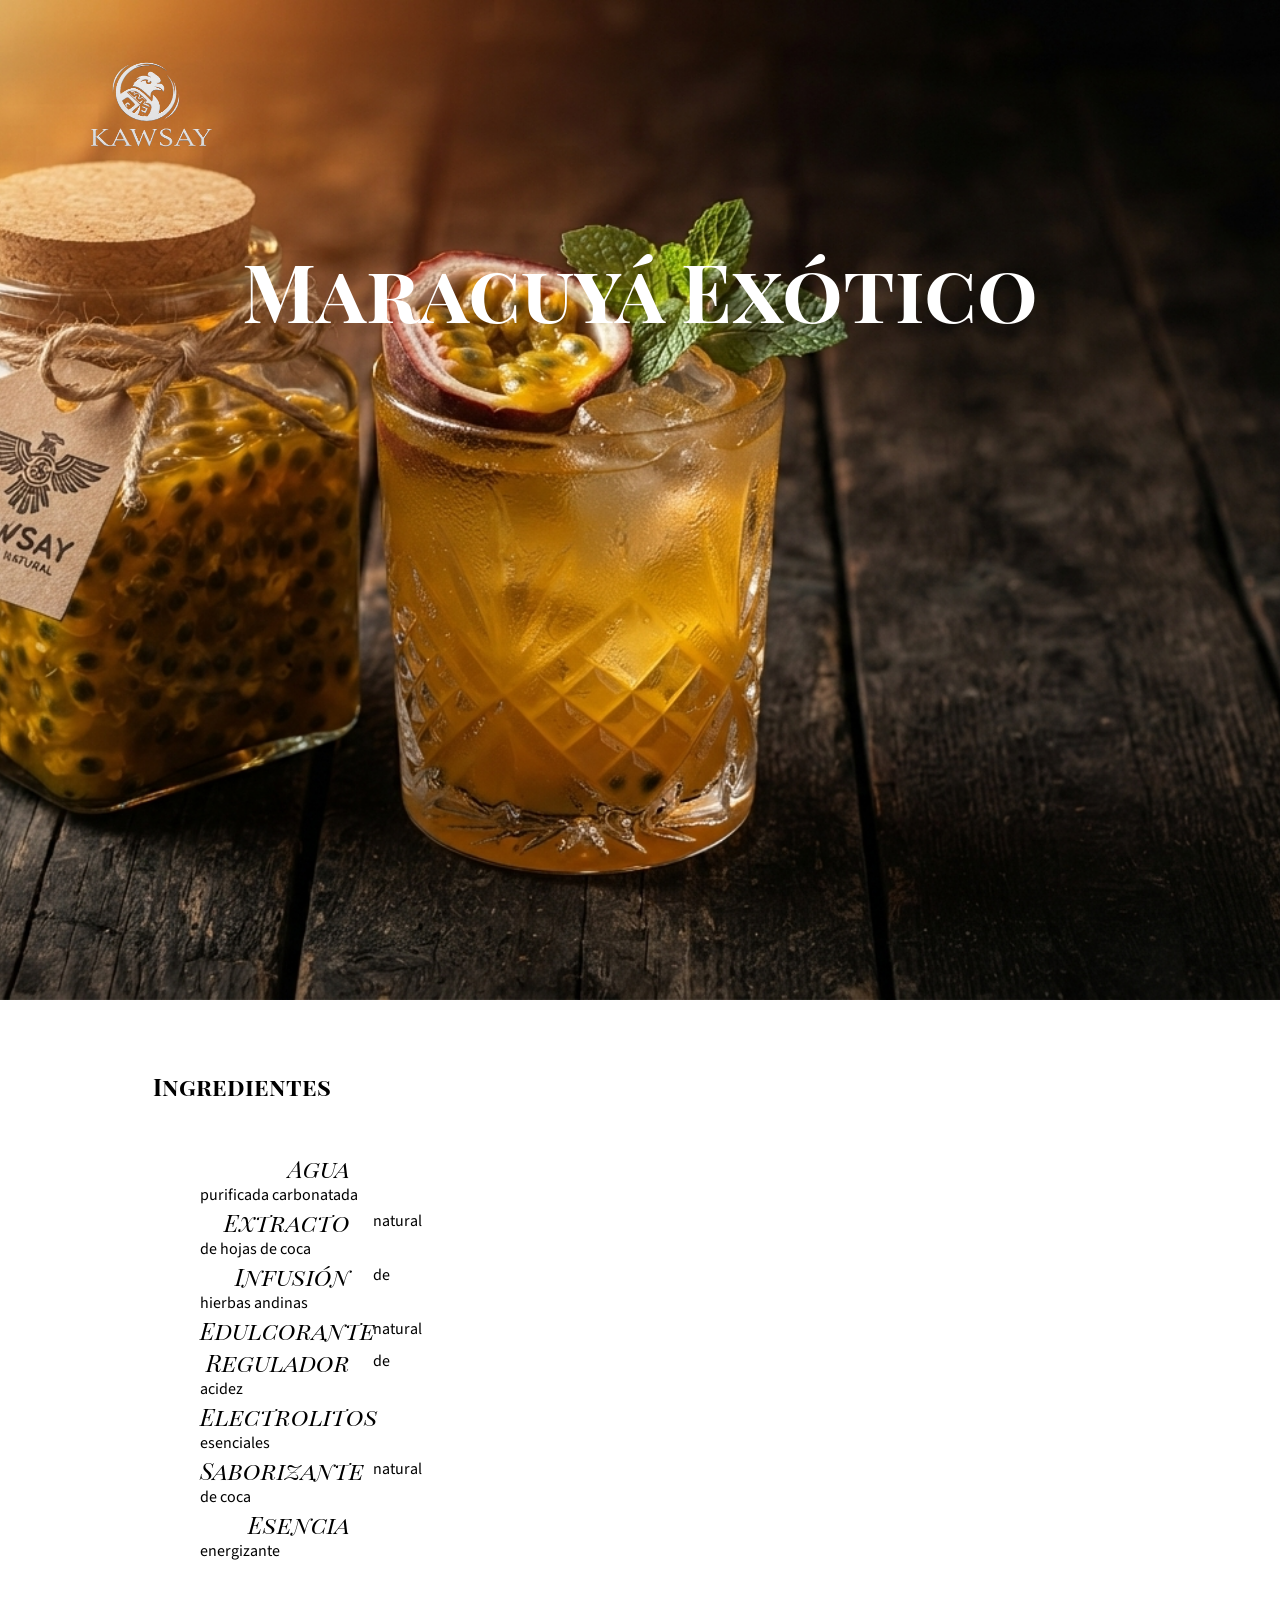
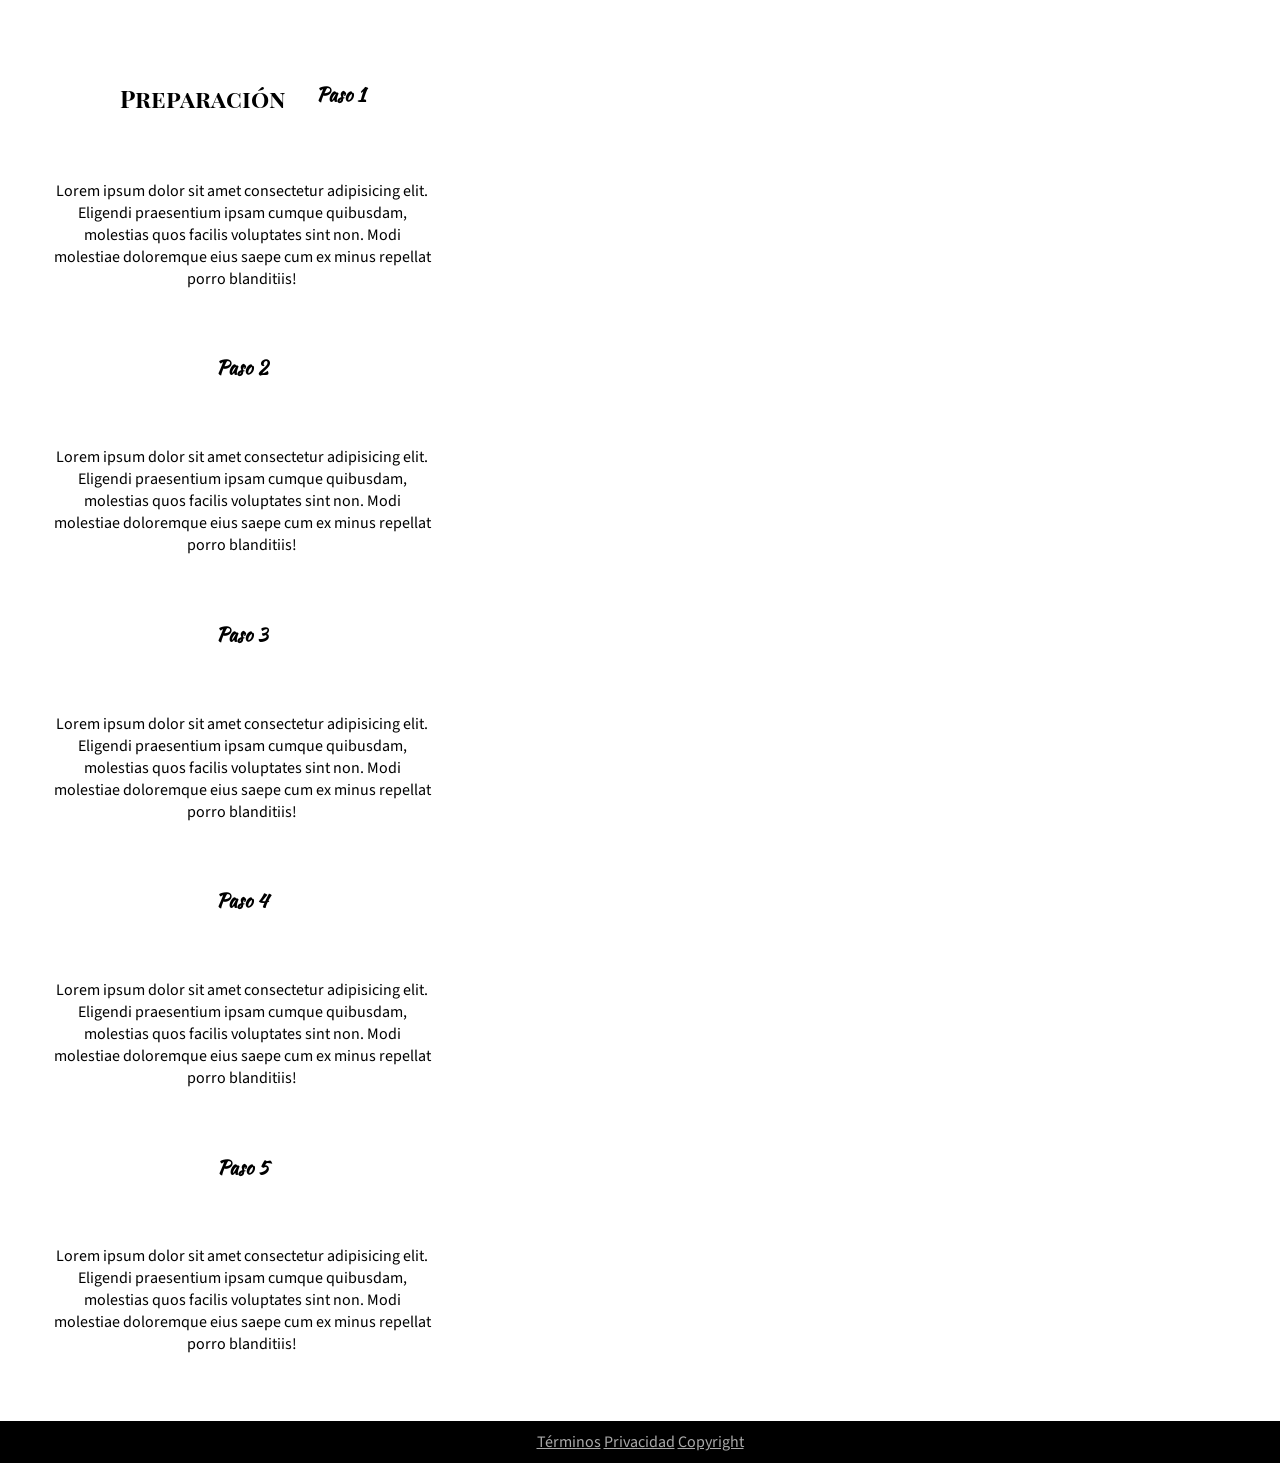
<file: maracuyá-exótico.html>
<!DOCTYPE html>
<html lang="en">
<head>
    <meta charset="UTF-8">
    <meta name="viewport" content="width=device-width, initial-scale=1.0">
    <link rel="stylesheet" href="styles.css">
    <link rel="stylesheet" href="recetas.css">
    <link rel="stylesheet" href="http://fonts.googleapis.com/css?family=Kaushan+Script|Playfair+Display+SC|Source+Sans+Pro" rel="stylesheet">
    <title>KAWSAY - Maracuyá Exótico</title>
</head>
<body>
    <div id="main-container">
        <!-- Corregido: 'elixir' en lugar de 'elxir' -->
        <div id="recetas-section" class="bg-recetas-maracuyá-exótico">
            <div id="logo">
                <a href="index.html"><img src="logo.png" alt=""></a>
            </div>

            <div class="recetas-titulo">
                <h1>Maracuyá Exótico</h1>
            </div>
        </div>

        <div id="recetas-content">
            <section id="ingredientes">
                <h2>Ingredientes</h2>
                <ul class="lista-ingredientes">
                    <li><div>Agua</div> purificada carbonatada</li>
                    <li><div>Extracto</div> natural de hojas de coca</li>
                    <li><div>Infusión</div> de hierbas andinas</li>
                    <li><div>Edulcorante</div> natural</li>
                    <li><div>Regulador</div> de acidez</li>
                    <li><div>Electrolitos</div> esenciales</li>
                    <li><div>Saborizante</div> natural de coca</li>
                    <li><div>Esencia</div> energizante</li>
                </ul>
            </section>

            <section id="preparacion">
                <!-- Corregido: 'Preparación' con 'n' -->
                <h2>Preparación</h2>
                <h3>Paso 1</h3>
                <p>Lorem ipsum dolor sit amet consectetur adipisicing elit. Eligendi praesentium ipsam cumque quibusdam, molestias quos facilis voluptates sint non. Modi molestiae doloremque eius saepe cum ex minus repellat porro blanditiis!</p>
                <h3>Paso 2</h3>
                <p>Lorem ipsum dolor sit amet consectetur adipisicing elit. Eligendi praesentium ipsam cumque quibusdam, molestias quos facilis voluptates sint non. Modi molestiae doloremque eius saepe cum ex minus repellat porro blanditiis!</p>
                <h3>Paso 3</h3>
                <p>Lorem ipsum dolor sit amet consectetur adipisicing elit. Eligendi praesentium ipsam cumque quibusdam, molestias quos facilis voluptates sint non. Modi molestiae doloremque eius saepe cum ex minus repellat porro blanditiis!</p>
                <h3>Paso 4</h3>
                <p>Lorem ipsum dolor sit amet consectetur adipisicing elit. Eligendi praesentium ipsam cumque quibusdam, molestias quos facilis voluptates sint non. Modi molestiae doloremque eius saepe cum ex minus repellat porro blanditiis!</p>
                <h3>Paso 5</h3>
                <p>Lorem ipsum dolor sit amet consectetur adipisicing elit. Eligendi praesentium ipsam cumque quibusdam, molestias quos facilis voluptates sint non. Modi molestiae doloremque eius saepe cum ex minus repellat porro blanditiis!</p>
            </section>
        </div>
        
        <div id="footer">
            <ul>
                <li>
                    <a href="terminos.html">Términos</a>
                    <a href="privacidad.html">Privacidad</a>
                    <a href="copyrigth">Copyright</a>
                </li>
            </ul>
        </div>
    </div>
</body>
</html>
</file>
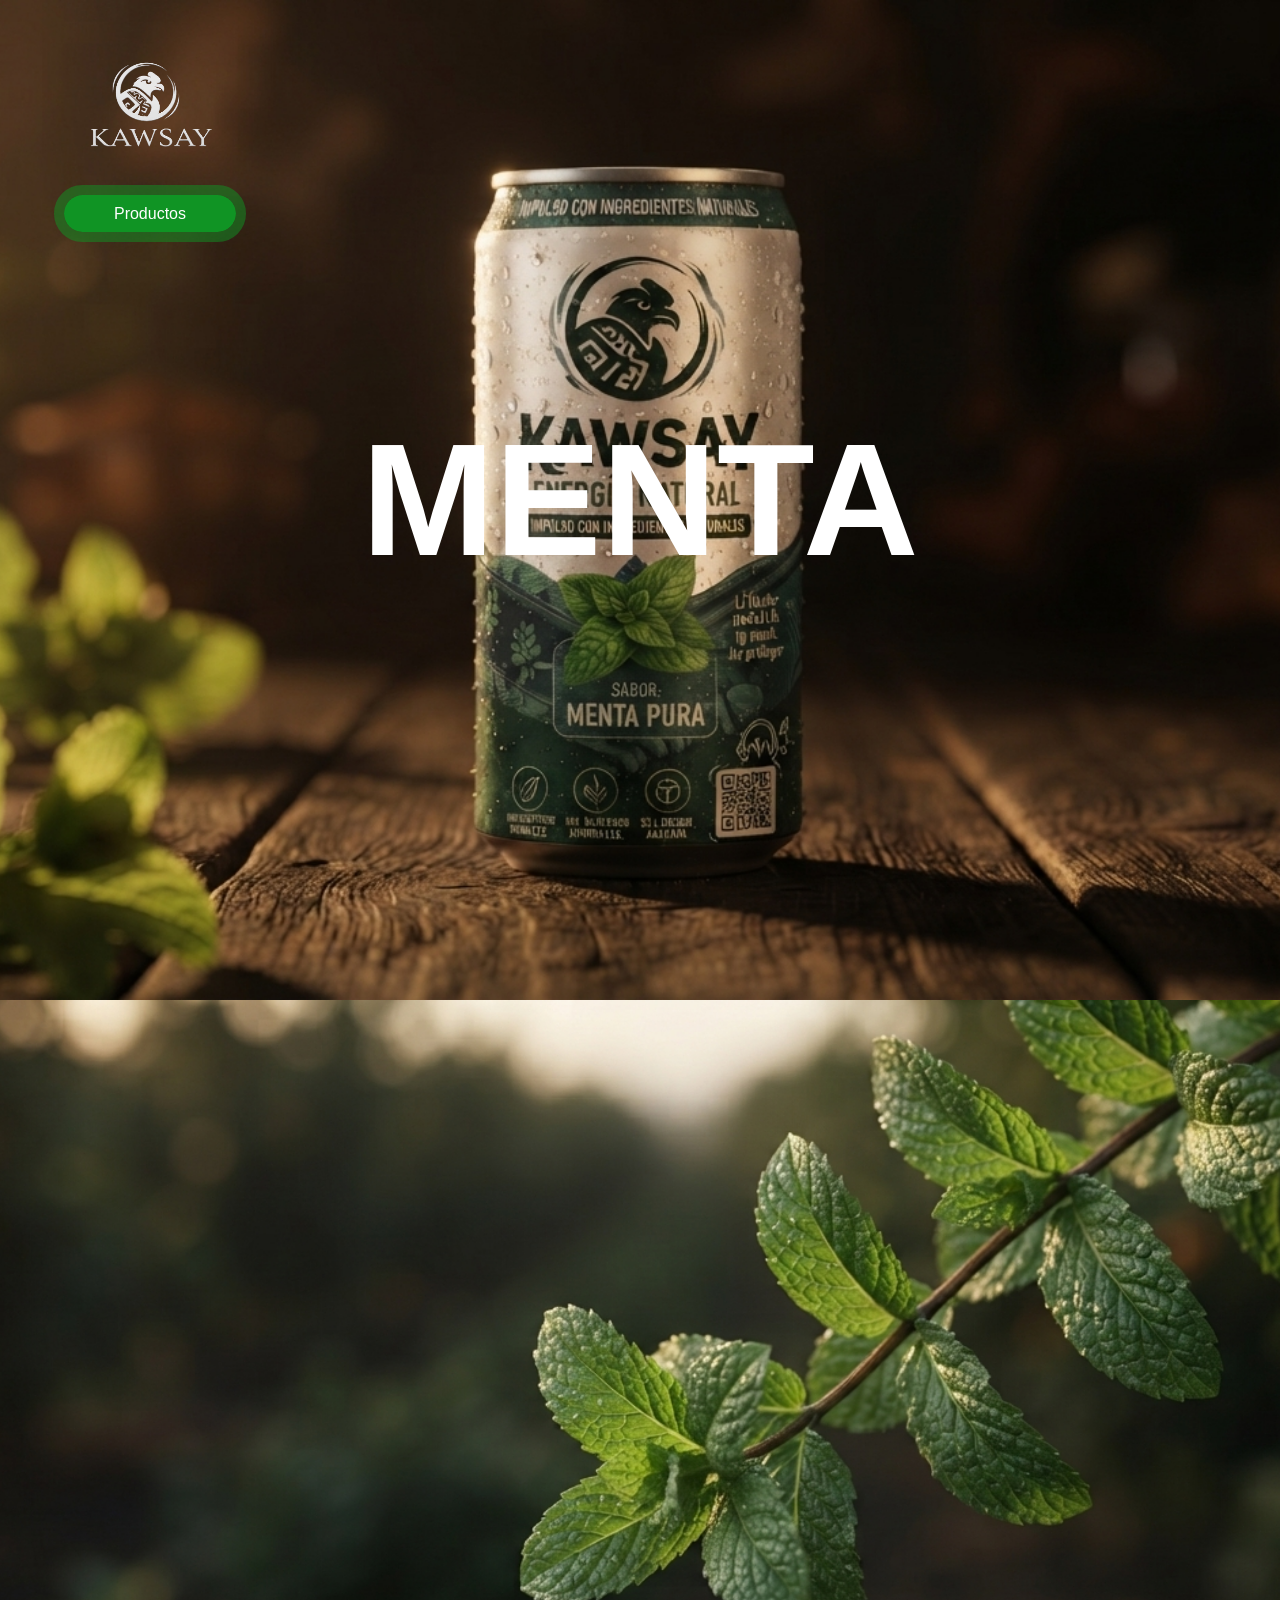
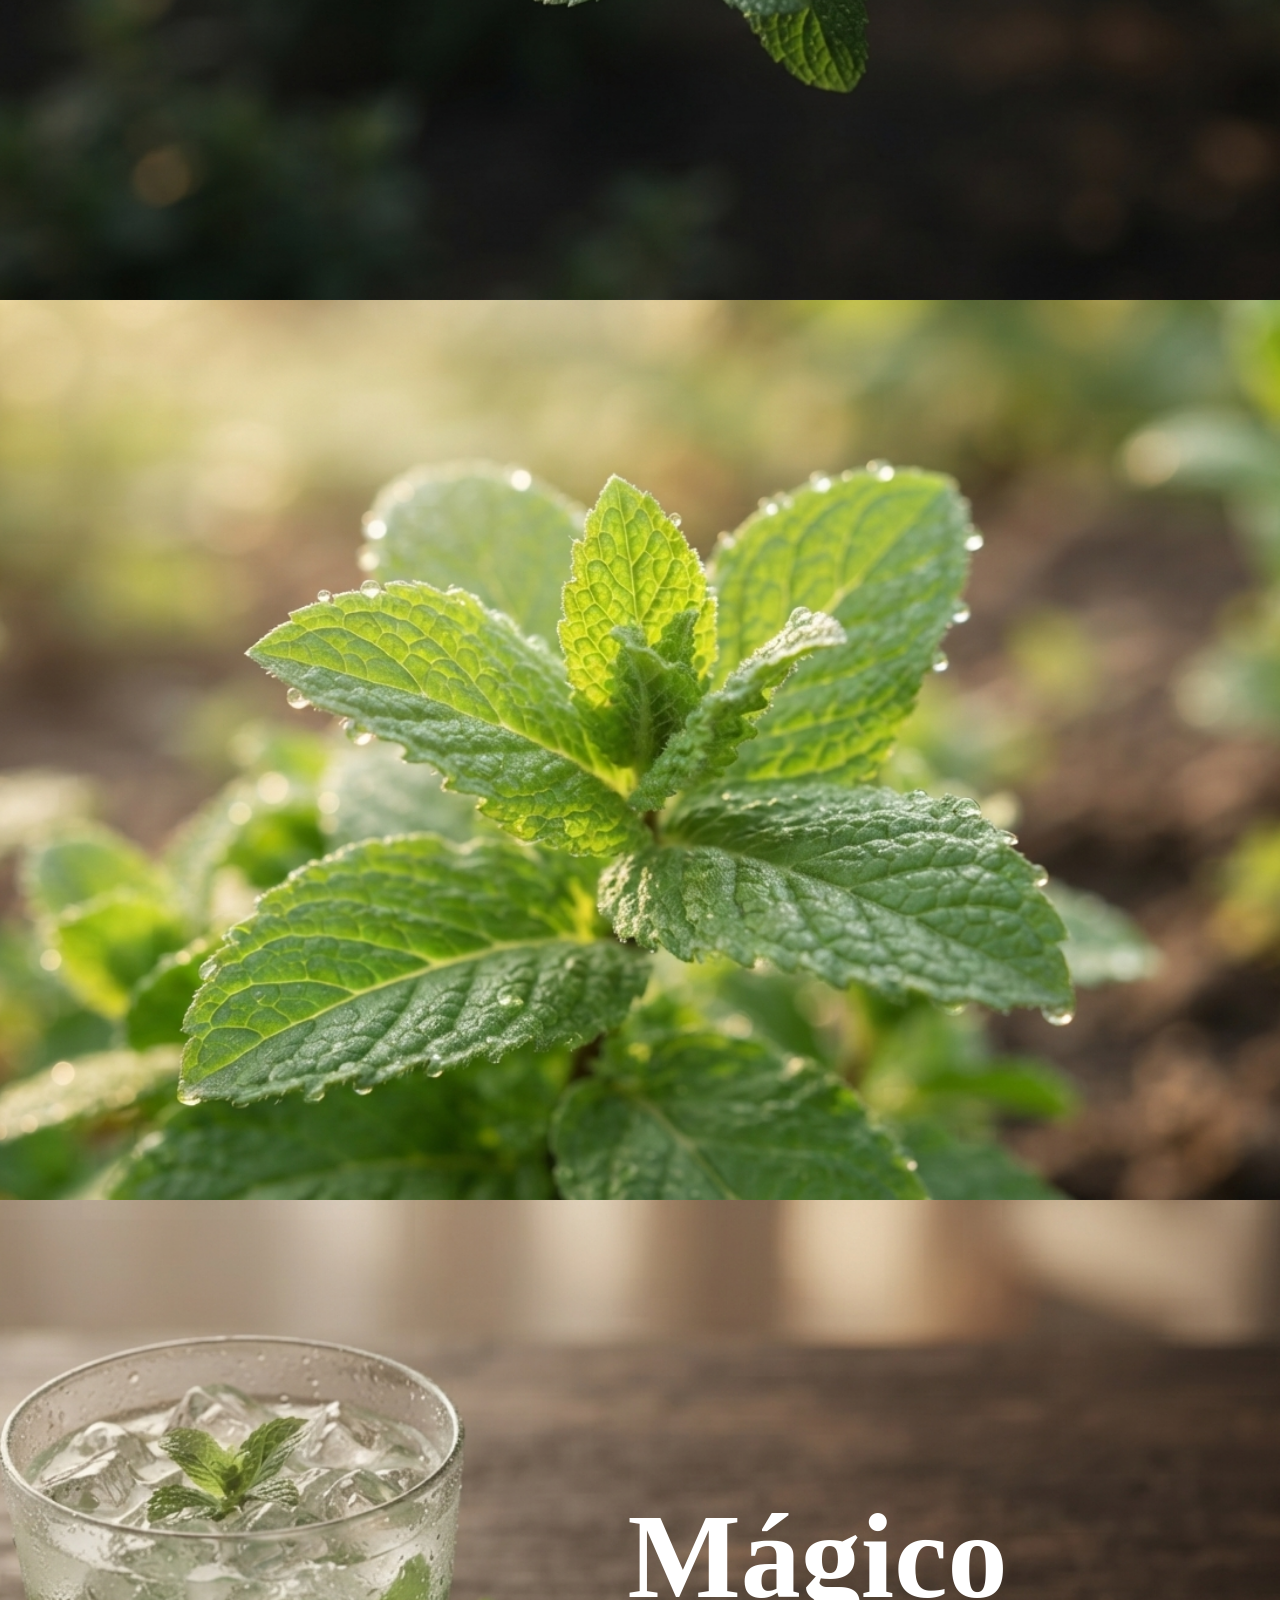
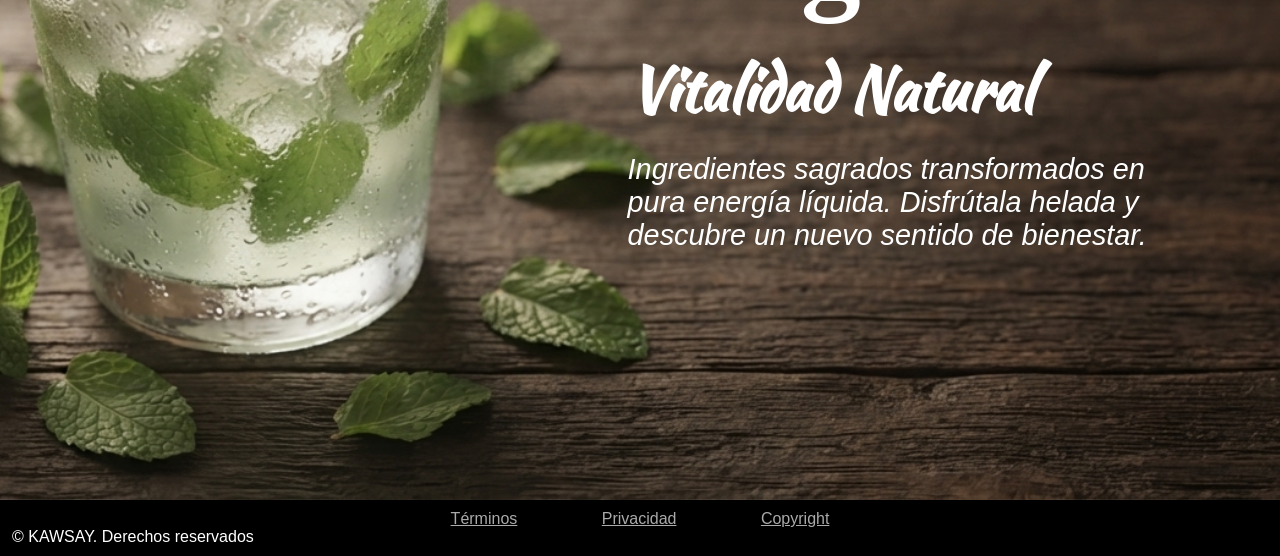
<file: menta.html>
<!DOCTYPE html>
<html lang="es">
<head>
    <meta charset="UTF-8">
    <meta name="viewport" content="width=device-width, initial-scale=1.0">
    <title>KAWSAY - Menta</title>

    <link rel="stylesheet" href="https://fonts.googleapis.com/css?family=Kaushan+Script|Playfair+Display&display=swap">

    <link rel="stylesheet" href="styles.css">
    <link rel="stylesheet" href="productos.css">
</head>
<body>
    <div id="main-container">
        <div id="productos-section" class="bg-menta">
            <div id="logo">
                <a href="index.html"><img src="logo.png" alt="Logo Kawsay"></a>
                <div id="back">
                    <a href="productos.html" class="btn btn-vrd">Productos</a>
                </div>
            </div>

            <div class="productos-titulo">
                <h1>MENTA</h1>
            </div>
        </div>
        
        <div class="productos-content">
            <section id="menta01-content">
                <div class="description align-left">
                    <h2>100%</h2>
                    <h3>Natural</h3>
                    <p>Hojas de menta seleccionadas a mano. El equilibrio perfecto entre la naturaleza pura y la fuerza que necesitas para seguir adelante.</p>
                </div>
            </section>

            <section id="menta02-content">
                <div class="description align-center">
                    <h2>30</h2>
                    <h3>Hojas de Menta</h3>
                    <p>Treinta hojas de menta fresca seleccionadas cuidadosamente. La brisa natural de los Andes convertida en una explosión de frescura para revitalizar tu día.</p>
                </div>
            </section>

            <section id="menta03-content">
                <div class="description align-right">
                    <h2>Mágico</h2>
                    <h3>Vitalidad Natural</h3>
                    <p>Ingredientes sagrados transformados en pura energía líquida. Disfrútala helada y descubre un nuevo sentido de bienestar.</p>
                </div>
            </section>
        </div>

        <div id="footer">
            <ul>
                <li><a href="terminos.html">Términos</a></li>
                <li><a href="privacidad.html">Privacidad</a></li>
                <li><a href="copy.html">Copyright</a></li>
            </ul>

            <div id="derechos">
                © KAWSAY. Derechos reservados
            </div>
        </div>
    </div>
</body>
</html>
</file>
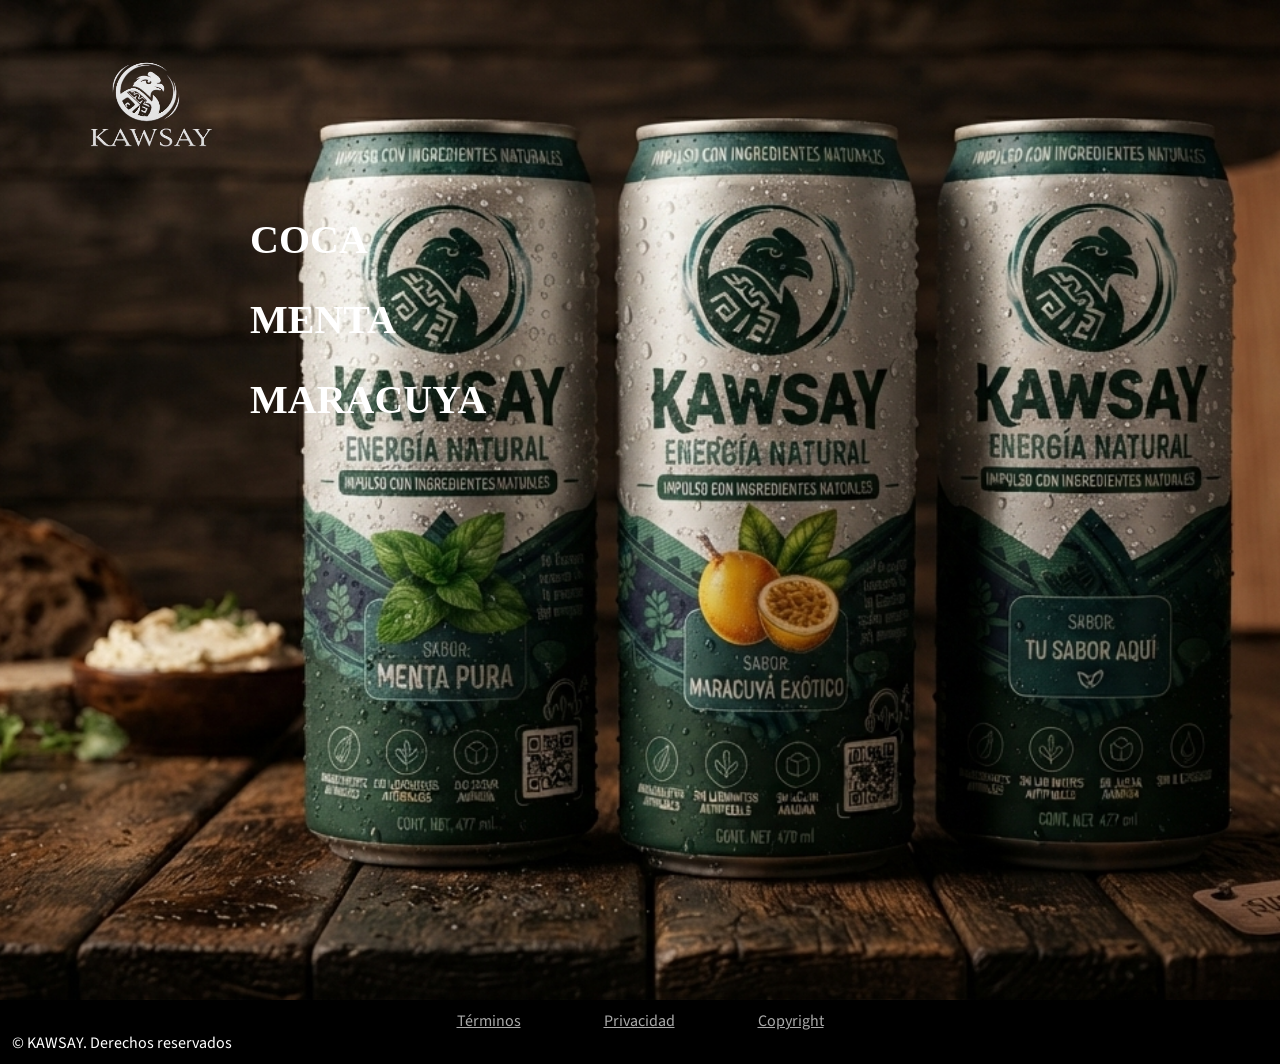
<file: productos.html>
<!DOCTYPE html>
<html lang="en">
<head>
    <meta charset="UTF-8">
    <meta name="viewport" content="width=device-width, initial-scale=1.0">
    <title>KAWSAY - Productos</title>  
 
    <link rel="stylesheet" href="https://fonts.googleapis.com/css?family=Kaushan+Script|Playfair+Display|Source+Sans+Pro">

    <link rel="stylesheet" href="styles.css">
    <link rel="stylesheet" href="productos.css">

</head>
<body>
    <div id="main-container">

        <div id="productos-section" class="bg-productos">
            <div id="logo">
                <a href="index.html"><img src="logo.png" alt="" width="120"></a>
            </div>

            <div id="menu-productos">
                <ul>
                    <li><a href="coca.html"><h2><span>COCA</span></h2></a></li>
                    <li><a href="menta.html"><h2><span>MENTA</span></h2></a></li>
                    <li><a href="maracuya.html"><h2><span>MARACUYA</span></h2></a></li>
                </ul>
            </div>
        </div>

        <div id="footer">
            <ul>
                <li> <a href="terminos.html">Términos</a> </li>
                <li> <a href="privacidad.html">Privacidad</a> </li>
                <li> <a href="copy.html">Copyright</a> </li>
            </ul>

            <div id="derechos">
                © KAWSAY. Derechos reservados
            </div>
        </div>
    </div>
</body>
</html>
</file>
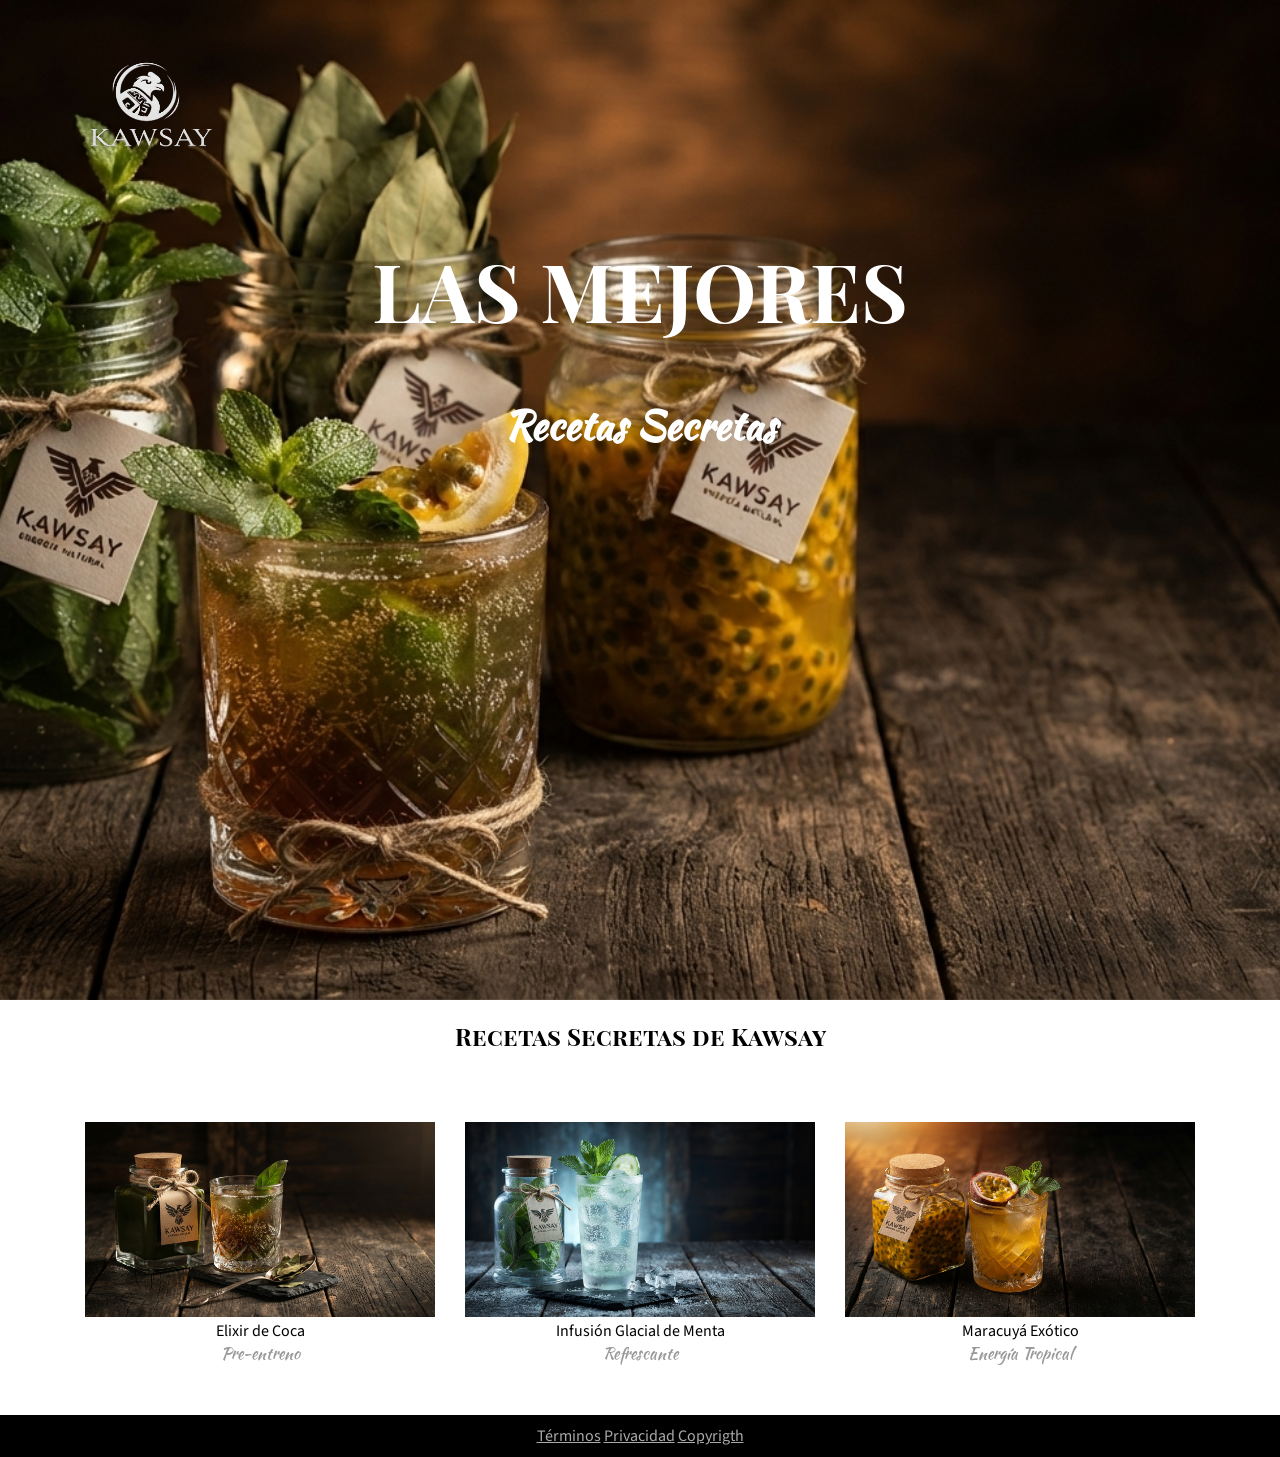
<file: recetas.html>
<!DOCTYPE html>
<html lang="en">
<head>
    <meta charset="UTF-8">
    <meta name="viewport" content="width=device-width, initial-scale=1.0">
    <link rel="stylesheet" href="styles.css">
    <link rel="stylesheet" href="recetas.css">
    <link rel="stylesheet" href="http://fonts.googleapis.com/css?family=Kaushan+Script|Playfair+Display+SC|Source+Sans+Pro" rel="stylesheet">
    <title>KAWSAY - Recetas</title>
</head>
<body>
    <div id="main-container">
        <div id="recetas-section" class="bg-recetas">
            <div id="logo">
                <a href="index.html"><img src="logo.png" alt=""></a>
            </div>

            <div class="recetas-titulo">
                <h1>LAS MEJORES</h1>
                <h3>Recetas Secretas</h3>
            </div>
        </div>

        <div id="recetas-content">
            <h2 style="text-align: center;">Recetas Secretas de Kawsay</h2>
            <section>

                <div class="thumbnail">
                    <div class="image">
                        <a href="elixir-de-coca.html"><img src="img/thumbnail01.jpg" alt=""></a>
                    </div>

                    <div class="info">
                        <div class="title">Elixir de Coca</div>
                        <dive class="type">Pre-entreno</dive>
                    </div>
                </div><!--div thumbnail-->
                <div class="thumbnail">
                    <div class="image">
                        <a href="infusión-glacial-de-menta.html"><img src="img/thumbnail02.jpg" alt=""></a>
                    </div>

                    <div class="info">
                        <div class="title">Infusión Glacial de Menta</div>
                        <dive class="type">Refrescante</dive>
                    </div>
                </div><!--div thumbnail-->
                <div class="thumbnail">
                    <div class="image">
                        <a href="maracuyá-exótico.html"><img src="img/thumbnail03.jpg" alt=""></a>
                    </div>

                    <div class="info">
                        <div class="title">Maracuyá Exótico</div>
                        <dive class="type">Energía Tropical</dive>
                    </div>
                </div><!--div thumbnail-->
            </section>
        </div>
        
        <div id="footer">
            <ul>
                <li>
                    <a href="terminos.html">Términos</a>
                    <a href="privacidad.html">Privacidad</a>
                    <a href="copyrigth">Copyrigth</a>
                </li>
            </ul>
        </div>
    </div>
</body>
</html>
</file>
<file: styles.css>
*{
    font-family: 'Source Sans Pro', sans-serif;
}

body{
    padding: 0;
    margin: 0;
}

h2{font-family: 'Playfair Display SC', serif;}

h3{font-family: 'Kaushan Script', cursive;}

ul{
    margin: 0;
    padding: 0;
    text-align: center;
}

li{
    list-style: none;
    display: inline-block;
    margin: 0;
    padding: 0;
    vertical-align: top;
}

.btn{
    border-radius: 40px;
    border: solid 10px;
    padding: 10px 50px;
    color: white;
    text-decoration: none;
    -webkit-background-clip: padding-box;
    background-clip: padding-box;
}

.btn-vrd{
    background-color: #109424;
    border-color: rgba(16,148,36,0.5);
    transition: background-color 1s ;
}

.btn-vrd:hover{
    background-color: #36D94F;
}

#main-container #main-section{
    background-image: url(../home.jpg) ;
    background-size: 100%;
    height: 100vh;
    padding: 50px;
}

#main-container #logo{
    width: 200px;
    text-align: center;
}

#main-container #logo #back{
    padding: 25px 0;
}

#main-container #logo #back a{
    color: white;
    text-decoration: none;
}

#main-container #logo #back a:hover{
    color: white;
    text-decoration: underline;
}

#main-container #main-section #menu{
    text-align: center;
}

#main-container #main-section #menu ul li{
    margin: 100px 50px;
    height: 100px;
    width: 250px;
    overflow: hidden;

    transition: all 1s;
}

#main-container #main-section #menu ul li:hover{
    height: 400px;
    margin-top: -10px;
}

#main-container #main-section #menu ul li a {
    color: white;
    text-decoration: none; 
    height: 100px;
}

#main-container #main-section #menu ul li:hover > div a h3{
    opacity: 1;
    margin-top: -10px;
}

#main-container #main-section #menu ul li a h2{
    font-size: 48px;
}

#main-container #main-section #menu ul li a h3{
    font-size: 36px;
    opacity: 0;
    transition-delay: 0.1s;
}

#footer{
    background-color: black;
    color: white;
    padding: 10px 12px;
}

#footer ul li{
    display: inline-block;
    padding: 0 40px;
    vertical-align: top;
}

#footer ul li a{
    color: #aaa;
    display: inline-block;
    vertical-align: top;
    transition: color 1s;
}

#footer ul li a:hover{
    color: white;
}
</file>
<file: productos.css>
h2 span{font-family: 'Playfair Display SC', serif;}
h2{font-family: 'Playfair Display SC', serif;}

#logo img {
    width: 130px;
    height: auto;
}

#productos-section{
    background-position: center center;
    background-size: cover;
    height: 100vh;
    padding: 50px;
    position: relative;
}

#main-container .bg-productos{
    background-image: url(productos.jpg) !important;
}
#main-container .bg-coca{
    background-image: url(img/coca.jpg) !important;
}
#main-container .bg-menta{
    background-image: url(img/menta.jpg) !important;
}
#main-container .bg-maracuya{
    background-image: url(img/maracuya.jpg) !important;
}

#main-container #menu-productos{
    text-align: left;
}

#main-container #menu-productos ul{
    margin: 0;
    padding: 0;
}

#main-container #menu-productos ul li{
    display: block;
    text-align: left;
    margin-left: 200px;
}

#main-container #menu-productos a{
    color: white;
    text-decoration: none;
}

#main-container #menu-productos h2{
    font-size: 40px;
}

#main-container #menu-productos h2 span::after{
    background-color: #fff;
    content: '';
    position: absolute;
    width: 0;
    height: 5px;
    left: 243px;
    margin-top: 60px;
    transition: all 0.3s;
}

#main-container #menu-productos h2:hover span::after{
    width: 310px;
}

#main-container .productos-titulo h1{
    color: white;
    font-size: 10em;
    text-align: center;
    position: absolute;
    top: 50%;
    left: 50%;
    transform: translate(-50%, -50%);
    margin: 0;
}

/* Secciones de contenido: Se quitó el background-color rojo */
#main-container .productos-content section{
    height: 100vh;
    background-size: cover;
    background-position: center;
    background-repeat: no-repeat;
    margin: 0;
    position: relative; /* Fundamental para que el texto se ubique dentro */
}

/* Corrección de rutas de imágenes de coca (sin el punto inicial) */
#main-container .productos-content #coca01-content{ background-image: url(img/coca01.jpg); }
#main-container .productos-content #coca02-content{ background-image: url(img/coca02.jpg); }
#main-container .productos-content #coca03-content{ background-image: url(img/coca03.jpg); }

#main-container .productos-content #menta01-content{ background-image: url(img/menta01.jpg); }
#main-container .productos-content #menta02-content{ background-image: url(img/menta02.jpg); }
#main-container .productos-content #menta03-content{ background-image: url(img/menta03.jpg); }

#main-container .productos-content #maracuya01-content{ background-image: url(img/maracuya01.jpg); }
#main-container .productos-content #maracuya02-content{ background-image: url(img/maracuya02.jpg); }
#main-container .productos-content #maracuya03-content{ background-image: url(img/maracuya03.jpg); }

/* Caja de descripción adaptada para ubicarse a la derecha */
#main-container .productos-content .description{
    font-size: 1.5em;
    color: white;
    width: 550px; /* Ancho más compacto para que no tape el vaso */
    position: absolute; /* Permite moverlo libremente */
    top: 32%; /* Ajusta la altura vertical */
    transition: all 1s;
}

/* Estilos de los textos internos */
#main-container .productos-content .description h2{
    font-size: 5em;
    margin: 0;
    margin-bottom: 20px;
}

#main-container .productos-content .description h3{
    font-size: 2.5em;
    margin: 0 0 20px 0;
}

#main-container .productos-content .description p{
    font-size: 1.2em;
    font-style: italic;
    margin: 0;
}

/* Alineaciones corregidas (se prioriza la derecha) */
.aling-left, .align-left {
    opacity: 0;
    left: 10% !important;
    right: auto !important;
}

.aling-center, .align-center {
    opacity: 0;
    left: 50% !important;
    transform: translateX(-50%);
    text-align: center;
}

/* FUERZA que align-right funcione y mueva el texto a la derecha */
.aling-rigth, .align-right {
    opacity: 1; /* Cambia a 0 si usas efecto hover, a 1 para que se vea siempre */
    right: 8% !important; /* ¡LO PEGA A LA DERECHA! */
    left: auto !important;
    text-align: left;
}

.aling-rigth h2, .align-right h2 {
    font-size: 5em !important;
}

/* Efectos hover (simplificados para funcionar con ambas clases) */
#main-container .productos-content section:hover .aling-left,
#main-container .productos-content section:hover .align-left,
#main-container .productos-content section:hover .aling-rigth,
#main-container .productos-content section:hover .align-right,
#main-container .productos-content section:hover .aling-center,
#main-container .productos-content section:hover .align-center {
    opacity: 1;
}
</file>
<file: recetas.css>
h1, h2 span {
    font-family: 'Playfair Display SC', serif;
}

#logo img {
    width: 130px;
    height: auto;
}

#recetas-section {
    background-position: center center;
    background-size: cover;
    height: 100vh;
    padding: 50px;
}

/* Rutas de fondo actualizadas para cada sabor específico */
#main-container .bg-recetas {
    background-image: url(img/receta.jpg);
}

#main-container .bg-recetas-elixir-de-coca {
    background-image: url(img/thumbnail01.jpg);
}

#main-container .bg-recetas-infusión-glacial-de-menta {
    background-image: url(img/thumbnail02.jpg);
}

#main-container .bg-recetas-maracuyá-exótico {
    background-image: url(img/thumbnail03.jpg);
}

#main-container .recetas-titulo h1 {
    color: white;
    font-size: 5em;
    text-align: center;
}

#main-container .recetas-titulo h3 {
    color: white;
    font-size: 2.5em;
    text-align: center;
}

/* Contenedor corregido con Flexbox, centrado y separación automática (gap) */
#main-container #recetas-content section {
    background-color: white;
    margin: 0;
    padding: 50px;
    text-align: center;
    display: flex;
    justify-content: center;
    align-items: flex-start;
    gap: 30px;
    flex-wrap: wrap;
}

#main-container #recetas-content section .thumbnail {
    display: inline-block;
    vertical-align: top;
    width: 350px; /* Ancho controlado para que entren perfectamente las 3 tarjetas */
}

#main-container #recetas-content section .thumbnail .image img {
    width: 100%;
    height: auto;
    margin-bottom: -3px;
    transition: all 0.5s;
}

#main-container #recetas-content section .thumbnail .image img:hover {
    opacity: 0.7;
}

#main-container #recetas-content section .thumbnail .type {
    color: #999;
    font-family: 'Kaushan Script', cursive;
    padding: 5px 0 10px 0;
}

#main-container #ingredientes{
    width: 30%;
    vertical-align: top;
    display: inline-block;
}

#main-container #preparacion{
    width: 30%;
    vertical-align: top;
    display: inline-block;
}

#main-container section .lista-ingredientes{
    box-sizing: border-box;
}

#main-container section .lista-ingredientes li{
    display: list-item;
    text-align: left;
    margin-left: 150px;
}

#main-container section .lista-ingredientes li div{
    font-family: 'Playfair Display SC', serif;
    font-size: 1.5em;
    font-style: italic;
    vertical-align: middle;
    width:  150px;
    display: inline-block;
    text-align: right;
    margin-right: 20px;
}
</file>
